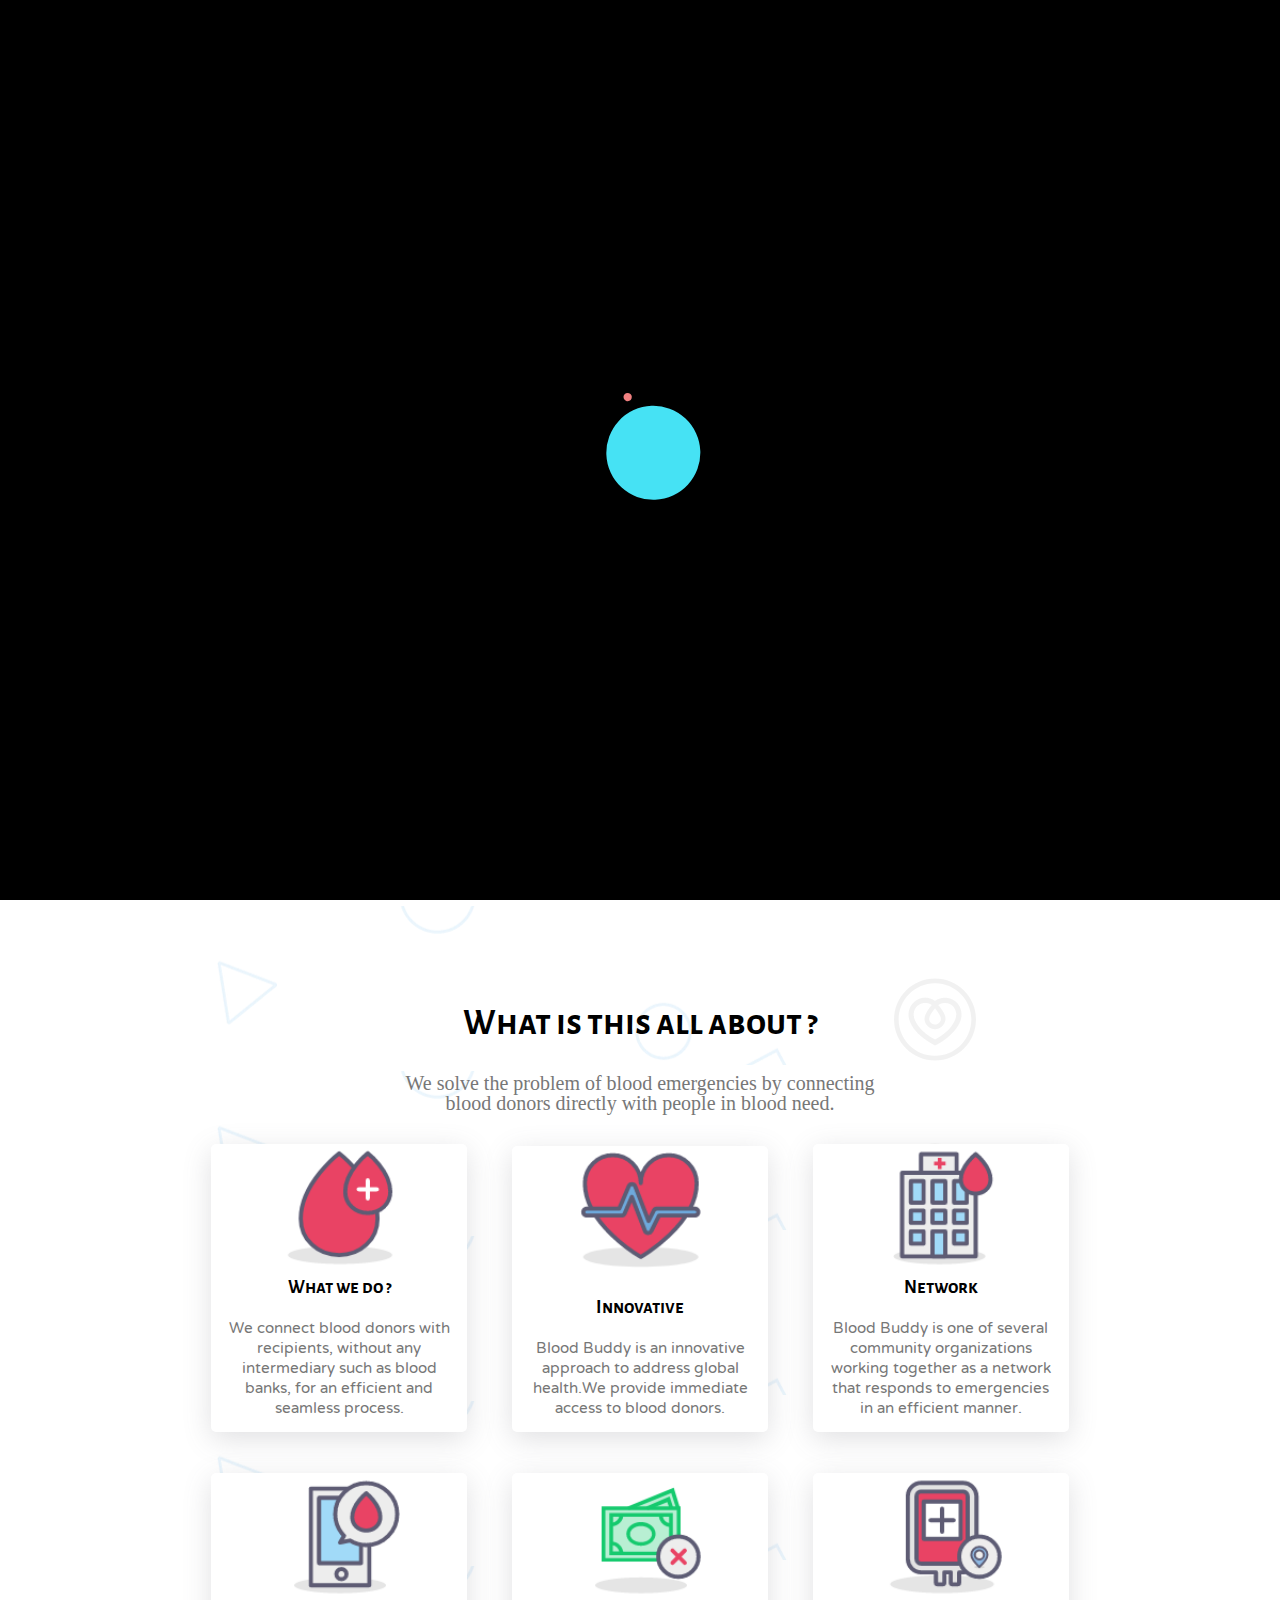
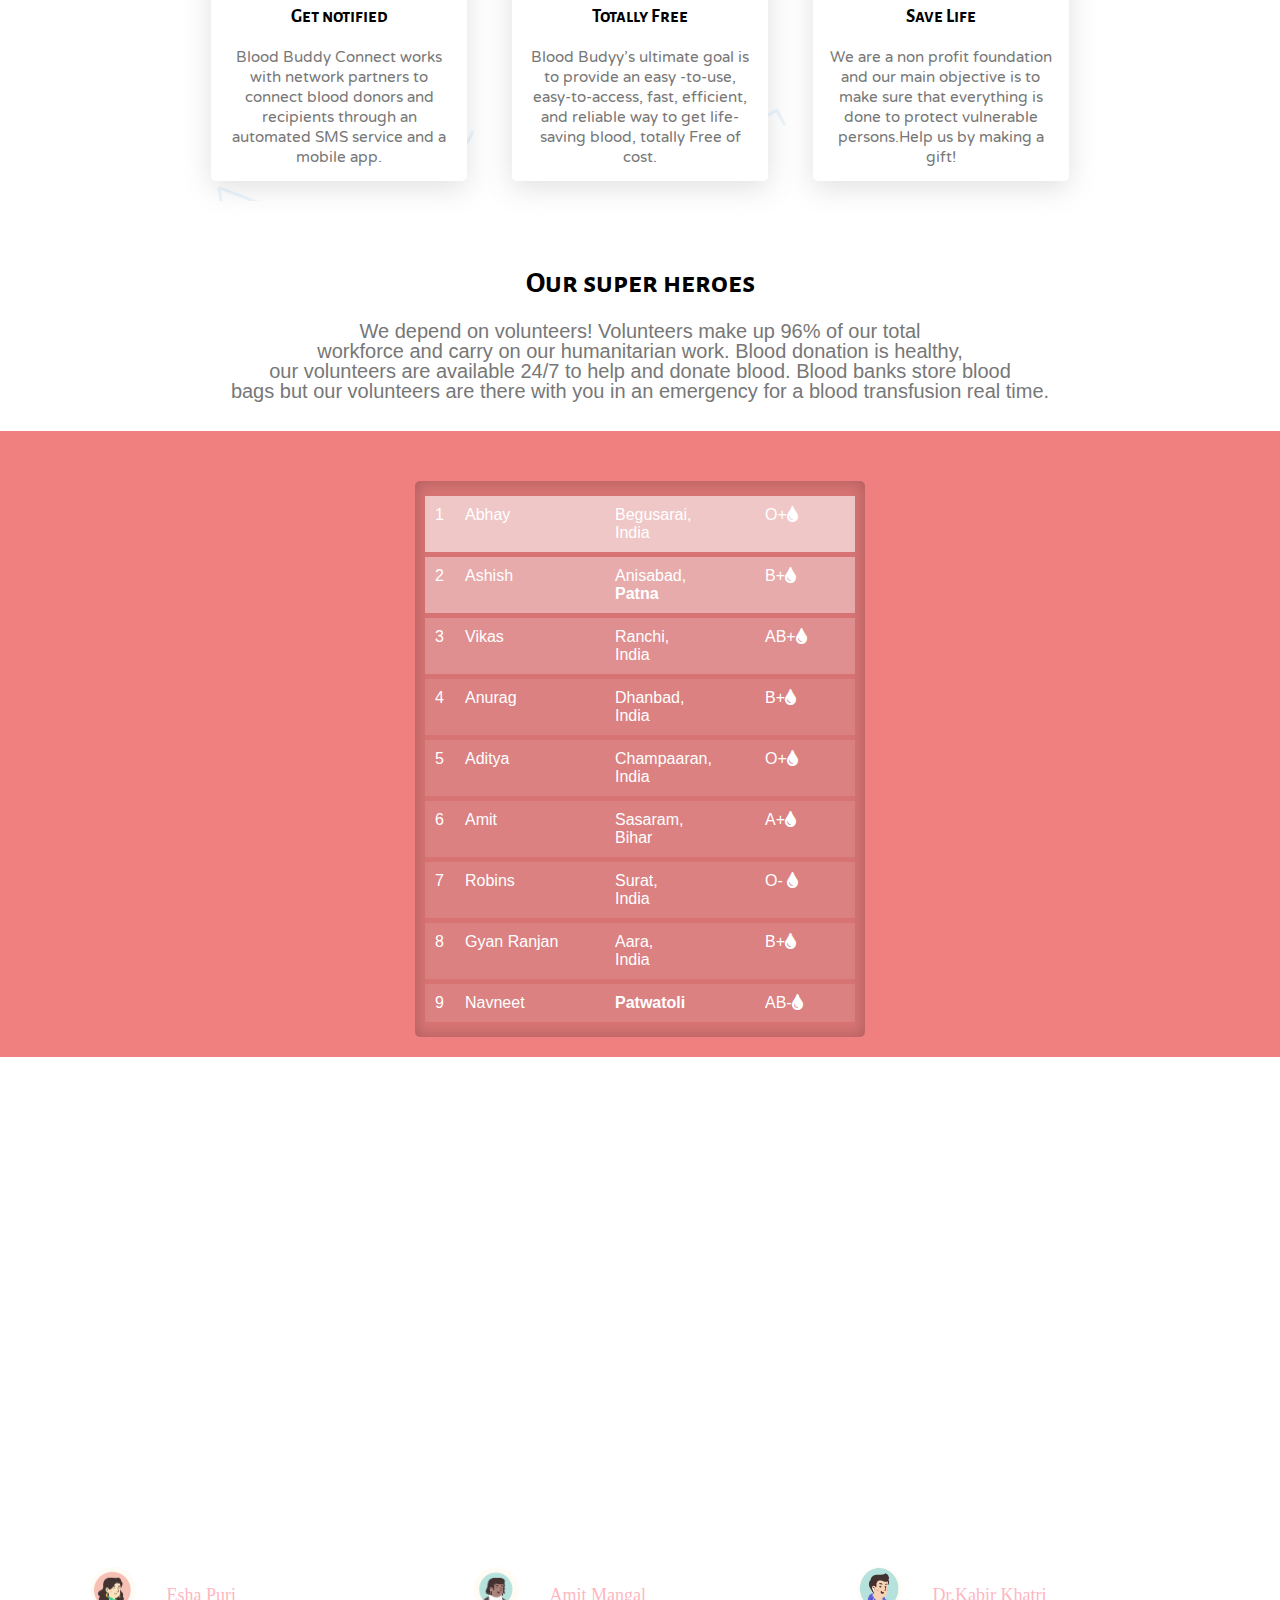
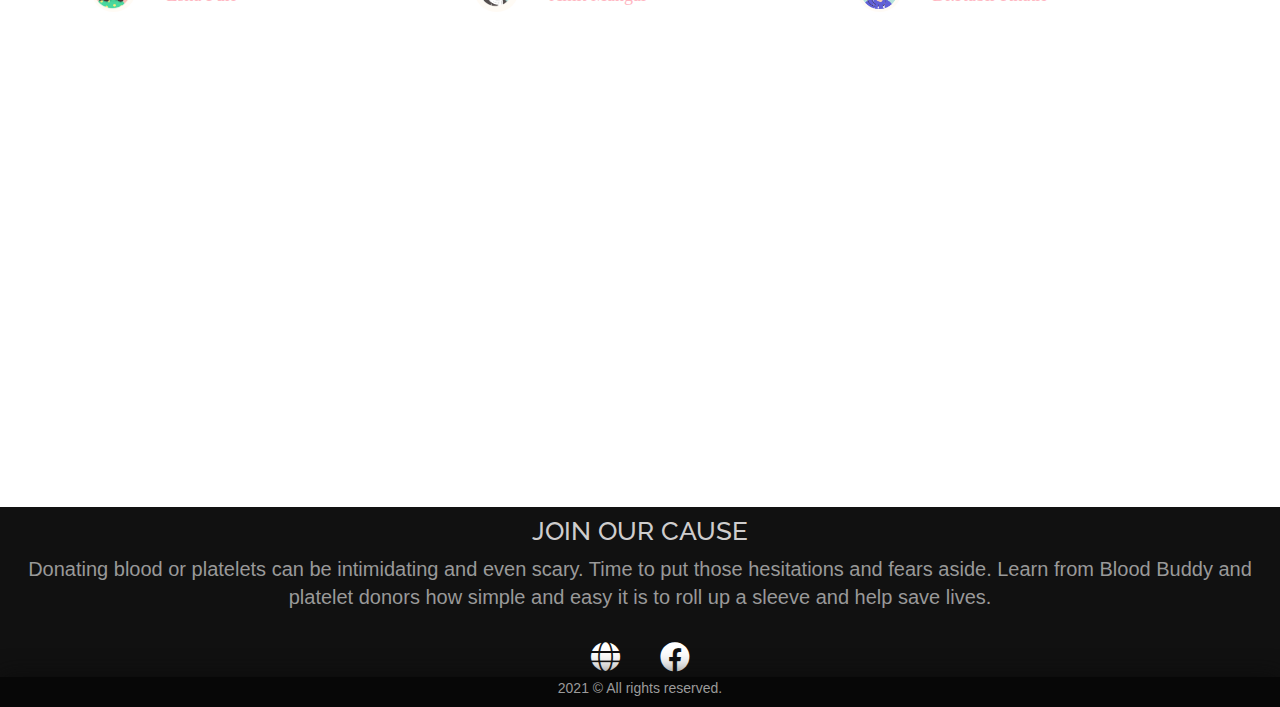
<file: index.html>
<!DOCTYPE html>
<html lang="en">

<head>
    <meta charset="UTF-8">
    <meta http-equiv="X-UA-Compatible" content="IE=edge">
    <meta name="viewport" content="width=device-width, initial-scale=1.0">
    <link rel="icon" href='./Images/bb_logo(white).png' type="image/png">
    <link rel="stylesheet" href='index.css'>
    <link rel="stylesheet" href='https://fontawesome.com/v4.7.0/icon/bars'>
    <link rel="stylesheet" href="https://cdnjs.cloudflare.com/ajax/libs/font-awesome/5.15.3/css/all.min.css" />
    <script src="https://cdn.jsdelivr.net/npm/bootstrap@5.1.3/dist/js/bootstrap.bundle.min.js"></script>
    <script src="https://ajax.googleapis.com/ajax/libs/jquery/3.5.1/jquery.min.js"></script>
</head>
<title>BLOOD BUDDY</title>
<div class="preloader">
    <img src="pre-loader.svg" alt="spinner">
</div>

<body>
    <!--Scroll to top button-->
    <button onclick="topFunction()" id="myBtn" class="fas fa-arrow-up"></button>
    <!-- Home Page -->
    <header>
        <!--<video autoplay muted loop plays-inline id="homevideo"> 
            <source src="./video/homevideo1.mp4" type="video/mp4">
        </video> -->
        <div id="logo"> <a href="index.html"><img src="./Images/bb_logo(white).png"></a>
        </div>
        <div id="nav">
            <div class="header-list" id="headerl">
                <i class="fa fa-times" onclick="hideMenu()"></i>
                <ul>
                    <li><a class="scroll" href="#about-us">About Us</a></li>
                    <li><a class="scroll" href="#vol-sect">Volunteer</a></li>
                    <li><a href="donate.html" >Donate</a></li>
                    <li><a href="help.html" >Get Help</a></li>
                </ul>
            </div>
            <i class="fa fa-bars" onclick="showMenu()"></i>
        </div>
        <div class="text-box">
            <h1> Start </h1>
            <h1>Saving Lives </h1>
            <p>Become a donor or request for blood And help save lives</p>
            <div class="card card1" style="width: 18rem;">
                <ul class="list-group list-group-flush">
                  <h2>Upcoming Blood Camps</h2>
                  <br>
                  <li>22nd Nov...Ruby General Hospital  from 12pm Onwards</li>
                  <li>23rd Nov...Fortis Hospital from 11pm Onwards</li>
                </ul>
              </div>
              <a href='Register.html' class="hero-btn" >Register</a>
        </div>
    </header>

    <!--ABOUT US -->

    <main>
        <section id="about-us">
            <div class="about">
                <h1 class="heading">What is this all about ?</h1> <br>
                <p class="head-des" class="text">We solve the problem of blood emergencies by connecting <span
                        class="one-line"><br></span> blood donors directly with people in blood need. </p>
                <div class="row">
                    <div class="about-col">
                        <div class="image">
                            <img src="./Images/drop.png">
                        </div>
                        <h3>What we do ?</h3>
                        <p>We connect blood donors with recipients, without any intermediary such as blood banks, for an
                            efficient and seamless process.</p>
                    </div>
                    <div class="about-col">
                        <div class="image">
                            <img src="./Images/innovation.png">
                        </div>
                        <br>
                        <h3>Innovative</h3>
                        <p>Blood Buddy is an innovative approach to address global health.We provide <span>immediate
                                access</span> to blood donors.</p>
                    </div>
                    <div class="about-col">
                        <div class="image">
                            <img src="./Images/netwotk.png">
                        </div>
                        <h3>Network</h3>
                        <p>Blood Buddy is one of several community organizations working together as a network that
                            responds to emergencies in an efficient manner.</p>
                    </div>
                    <div class="about-col">
                        <div class="image">
                            <img src="./Images/noti.png">
                        </div>
                        <h3>Get notified</h3>
                        <p>Blood Buddy Connect works with network partners to connect blood donors and recipients
                            through an automated SMS service and a mobile app.</p>
                    </div>
                    <div class="about-col">
                        <div class="image">
                            <img src="./Images/cost.png">
                        </div>
                        <h3>Totally Free</h3>
                        <p>Blood Budyy's ultimate goal is to provide an easy -to-use, easy-to-access, fast, efficient,
                            and reliable way to get life-saving blood, totally <span>Free of cost.</span></p>
                    </div>
                    <div class="about-col">
                        <div class="image">
                            <img src="./Images/save.png">
                        </div>
                        <h3>Save Life</h3>
                        <p>We are a non profit foundation and our main objective is to make sure that everything is done
                            to protect vulnerable persons.<span>Help
                                us by making a gift!</span></p>
                    </div>
                </div>
            </div>
        </section>
    </main>

    <!-- Volunteer Section -->

    <div class="volunteer" section id="vol-sect">
        <div class="title-head">
            <h1 class="title">Our super heroes </h1>
        </div>
        <p class="content">We depend on volunteers! Volunteers make up 96% of our total<span class="line"><br></span>
            workforce and carry on our humanitarian work. Blood donation is healthy,<span class="line"><br></span> our
            volunteers are available 24/7 to help and donate
            blood. Blood banks store blood<span class="line"><br></span> bags but our volunteers are there with you in
            an emergency for a blood transfusion real time.</p>
        <ul class="volunt">
            <li class="vol">
                <span class=" vol-i number">1 </span>
                <span class=" vol-i name">Abhay</span>
                <span class=" vol-i location">Begusarai,<br>India</span>
                <span class=" vol-i blood group">O+<i class="fa fa-tint" aria-hidden="true"></i>
                </span>
            </li>
            <li class="vol">
                <span class=" vol-i number">2</span>
                <span class=" vol-i name">Ashish</span>
                <span class=" vol-i location">Anisabad,<br><h4>Patna</h4></span>
                <span class=" vol-i blood group">B+<i class="fa fa-tint" aria-hidden="true"></i>
                </span>
            </li>
            <li class="vol">
                <span class=" vol-i number">3</span>
                <span class=" vol-i name">Vikas</span>
                <span class=" vol-i location">Ranchi,<br>India</span>
                <span class=" vol-i blood group">AB+<i class="fa fa-tint" aria-hidden="true"></i>
                </span>
            </li>
            <li class="vol">
                <span class=" vol-i number">4</span>
                <span class=" vol-i name">Anurag</span>
                <span class=" vol-i location">Dhanbad,<br>India</span>
                <span class=" vol-i blood group">B+<i class="fa fa-tint" aria-hidden="true"></i>
                </span>
            </li>

            <li class="vol">
                <span class=" vol-i number">5</span>
                <span class=" vol-i name">Aditya</span>
                <span class=" vol-i location">Champaaran,<br>India</span>
                <span class=" vol-i blood group"> O+<i class="fa fa-tint" aria-hidden="true"></i>
                </span>
            </li>

            <li class="vol">
                <span class=" vol-i number">6</span>
                <span class=" vol-i name">Amit</span>
                <span class=" vol-i location">Sasaram,<br>Bihar</span>
                <span class=" vol-i blood group"> A+<i class="fa fa-tint" aria-hidden="true"></i>
                </span>
            </li>

            <li class="vol">
                <span class=" vol-i number">7</span>
                <span class=" vol-i name">Robins</span>
                <span class=" vol-i location">Surat,<br>India</span>
                <span class=" vol-i blood group">O- <i class="fa fa-tint" aria-hidden="true"></i>
                </span>
            </li>

            <li class="vol">
                <span class=" vol-i number">8</span>
                <span class=" vol-i name">Gyan Ranjan</span>
                <span class=" vol-i location">Aara,<br>India</span>
                <span class=" vol-i blood group">B+<i class="fa fa-tint" aria-hidden="true"></i>
                </span>
            </li>

            <li class="vol">
                <span class=" vol-i number">9</span>
                <span class=" vol-i name">Navneet</span>
                <span class=" vol-i location"><h4>Patwatoli</h4></span>
                <span class=" vol-i blood group">AB-<i class="fa fa-tint" aria-hidden="true"></i>
                </span>
            </li>



        </ul>
    </div>
    <!--REVIEW-->
    <section class="customer-review">
        <div class="row-customer">
            <h2>Testimonials<br>See what our users have to say</h2>
        </div>
        <div class="row-customer">
            <div class="col-customer span-1-of-3-customer customer-box">
                <div class="customer-text-box">
                    Blood Buddy is just awesome! I just donated for the first time and it could not have been
                    easier.Blood Buddy is doing a very important work and I'm happy that I could contribute . It's
                    hygienic,safe and convenient, I recommend it to everyone!
                </div>
                <div class="customer">
                    <img src="Images/review-3.PNG" alt="Customer photo">
                    <p>Esha Puri </p>
                </div>
            </div>

            <div class="col-customer span-1-of-3-customer customer-box">
                <div class="customer-text-box">
                    I found Blood Buddy at a time that my mother was in urgent need of blood. Blood Buddy arranged the
                    required amount in no time. It saved us a lot of hassle and worry especially in such a trying
                    time.<br> Thank you Blood Buddy!
                </div>
                <div class="customer">
                    <img src="Images/review-2.PNG" alt="Customer photo">
                    <p>Amit Mangal</p>
                </div>
            </div>
            <div class="col-customer span-1-of-3-customer customer-box">
                <div class="customer-text-box">
                    I have been a part of this organization for quite some time and each time I'm amazed by the seamless
                    and efficient system in place.The importance of timely care especially in the recent times is known
                    and having Blood Buddy takes a load off my mind.
                </div>
                <div class="customer">
                    <img src="Images/review-1.PNG" alt="Customer photo">
                    <p>Dr.Kabir Khatri</p>
                </div>
            </div>
        </div>
    </section>

    <!--FOOTER-->

    <footer>
        <div class="siteFooterBar">
            <div class="content1">
                <div class="foot">2021 © All rights reserved.</div>
            </div>
        </div>
        <div class="footer-content">
            <h3>JOIN OUR CAUSE</h3>
            <p>Donating blood or platelets can be intimidating and even scary. Time to put those hesitations
                and
                fears
                aside. Learn from Blood Buddy and platelet donors how simple and easy it is to roll up a
                sleeve
                and help
                save lives.</p>
            <div class="socials">
                <ul class="sci">
                    <li><a href="https://www.facebook.com/givebloodnhs/" ><i
                                class="fab fa-facebook"></i></a>
                    </li>
                    <li><a href="http://nbtc.naco.gov.in/" ><i class="fas fa-globe"></i></a>
                    </li>
                </ul>
            </div>
        </div>


    </footer>
    <!--Javascript for pre-loader-->

    <script>
        const preloader = document.querySelector('.preloader');
        const fadeEffect = setInterval(() => {
            if (!preloader.style.opacity) {
                preloader.style.opacity = 1;
            }
            if (preloader.style.opacity > 0) {
                preloader.style.opacity -= 1.5;
            } else {
                clearInterval(fadeEffect);
            }
        }, 1500);
        window.addEventListener('load', fadeEffect);
    </script>
    <!--js for scroll to top-->
    <script src="up.js"></script>

    <!--JAVASCRIPT FOR TOGGLE MENU -->
    <script>
        var headerl = document.getElementById("headerl");

        function showMenu() {
            headerl.style.right = "0";
        }

        function hideMenu() {
            headerl.style.right = "-210px";
        }
    </script>


    <!--js for scroll effects-->
    <script src="scroll.js"></script>

</body>

</html>
</file>
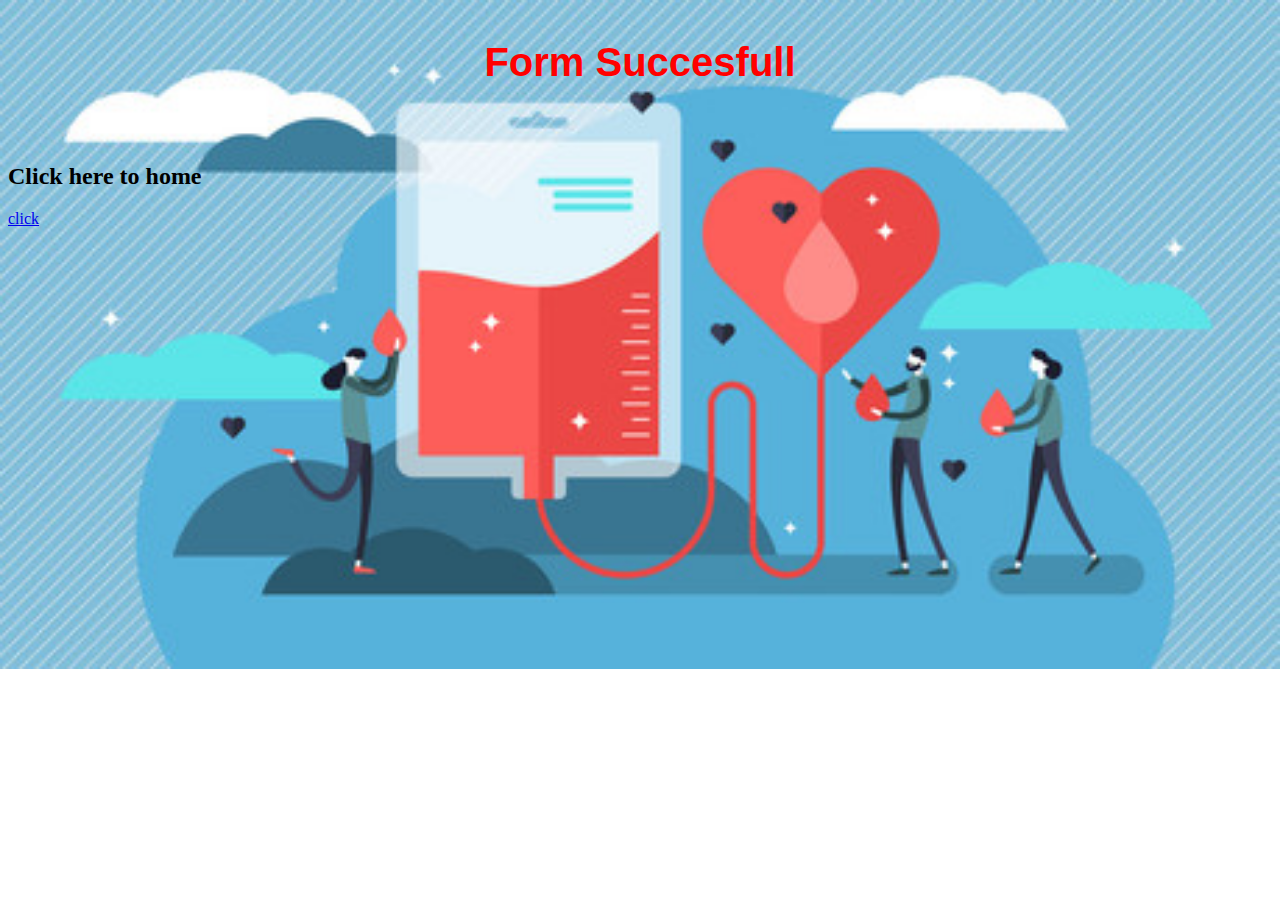
<file: donar.html>
<!DOCTYPE html>
<html>
<head>
	<meta charset="utf-8">
	<meta name="viewport" content="width=device-width, initial-scale=1">
	<title>Form_Succesfull</title>
	<style>
body {
  background-image: url('help.jpg');
  background-repeat: no-repeat;
  background-size: cover;
}
 #blink {
            font-size: 40px;
            font-weight: bold;
            font-family: sans-serif;
        }
  p{
  	color: red;
  	text-align: center;
  }

</style>

</head>
<body>

	<p id="blink">
        Form Succesfull
    </p>
		<br>
	<h2>Click here to home </h2>
	<a href="index.html">click</a>

    <script type="text/javascript">
        var blink = 
            document.getElementById('blink');
  
        setInterval(function () {
            blink.style.opacity = 
            (blink.style.opacity == 0 ? 1 : 0);
        }, 800); 
    </script>



</body>
</html>
</file>
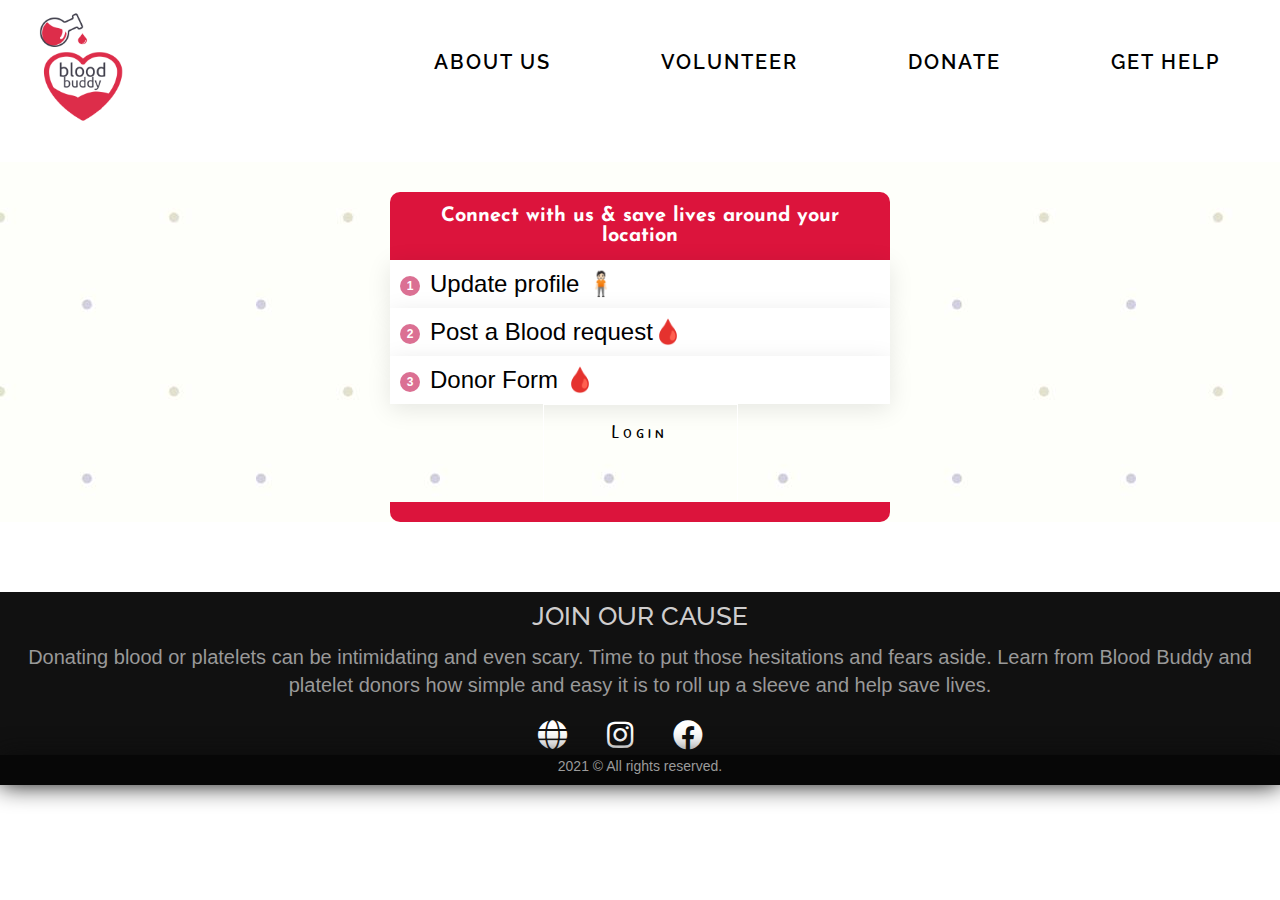
<file: donate.html>
<!DOCTYPE html>
<html lang="en">

<head>
    <meta charset="UTF-8">
    <meta http-equiv="X-UA-Compatible" content="IE=edge">
    <meta name="viewport" content="width=device-width, initial-scale=1.0">
    <link rel="stylesheet" href='donate.css'>
    <link rel="icon" href='./Images/bb_logo(black).png' type="image/png">
    <link rel="stylesheet" href="https://cdnjs.cloudflare.com/ajax/libs/font-awesome/5.15.3/css/all.min.css" />
</head>
<title>Connect with us & save lives around your location  </title>

<body>
    <header>
        <nav>
            <div class="header-logo"><img src="./Images/bb_logo(black).png"></div>
            <div class="header-list">
                <ul>
                    <li><a href="help.html" > Get Help</a></li>
                    <li><a href="donate.html">Donate</a></li>
                    <li><a href="index.html#vol-sect" >Volunteer</a></li>
                    <li><a href="index.html#about-us" >About Us</a></li>
                </ul>
            </div>
        </nav>
    </header>

    <main>
        <div class="box">
            <h2>Connect with us & save lives
                around your location </h2>
            <ul class="des">
                <li class="steps"><span>1</span><a href="profile.html" style="text-decoration: none;color: inherit;">Update profile</a> 🧍🏻</li>
                <li class="steps"><span>2</span><a href="Blood_request_form.html" style="text-decoration: none;color: inherit" >Post a Blood request</a>🩸 </li>
                <!-- <li class="steps"><span>3</span> Respond ✅ </li> -->
                <li class="steps"><span>3</span><a href="Blood_Donation_Form.html"  style="text-decoration: none;color: inherit" >Donor Form</a> 🩸 </li>
            </ul>

            <div class="text-box">
                <a href="Register.html" class="hero-btn" >Login</a>
            </div>
        </div>


    </main>



    <footer>
        <div class="siteFooterBar">
            <div class="content1">
                <div class="foot">2021 © All rights reserved.</div>
            </div>
        </div>
        <div class="footer-content">
            <h3>JOIN OUR CAUSE</h3>
            <p>Donating blood or platelets can be intimidating and even scary. Time to put those hesitations and fears aside. Learn from Blood Buddy and platelet donors how simple and easy it is to roll up a sleeve and help save lives.</p>
            <div class="socials">
                <ul class="sci">
                    <li><a href="https://www.facebook.com/givebloodnhs/" ><i
                                class="fab fa-facebook"></i></a></li>
                    <li><a href="https://www.instagram.com/indiablooddonation/?hl=en" ><i
                                class="fab fa-instagram"></i></a></li>
                    <li><a href="http://nbtc.naco.gov.in/" ><i class="fas fa-globe"></i></a></li>
                </ul>
            </div>
        </div>


    </footer>
    


</body>
</file>
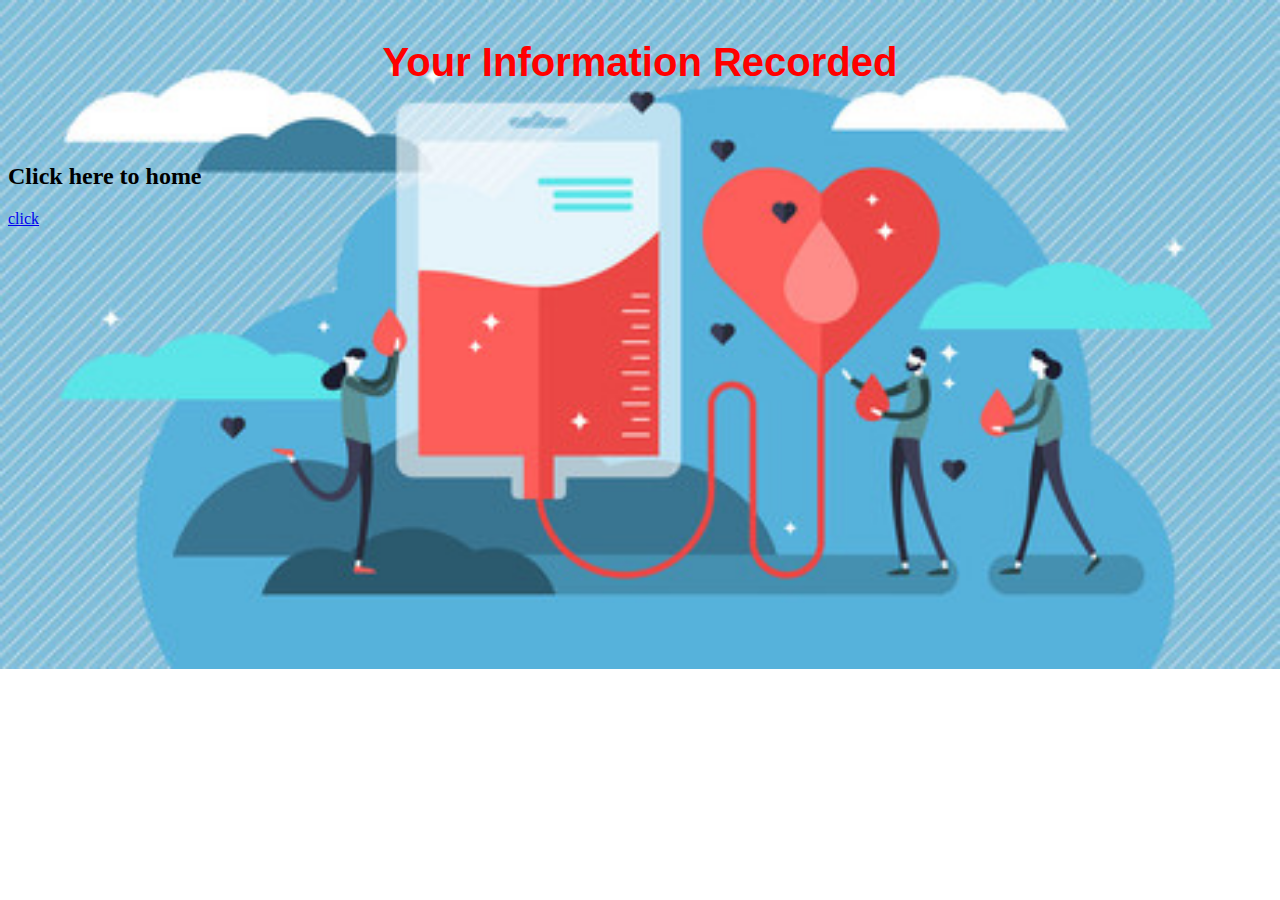
<file: helpline.html>
<!DOCTYPE html>
<html>
<head>
	<meta charset="utf-8">
	<meta name="viewport" content="width=device-width, initial-scale=1">
	<title>Help_Form_Succesfull</title>
	<style>
body {
  background-image: url('help.jpg');
  background-repeat: no-repeat;
  background-size: cover;
}
 #blink {
            font-size: 40px;
            font-weight: bold;
            font-family: sans-serif;
        }
  p{
  	color: red;
  	text-align: center;
  }

</style>

</head>
<body>

	<p id="blink">
         Your Information Recorded
    </p>
		<br>
	<h2>Click here to home </h2>
	<a href="index.html">click</a>

    <script type="text/javascript">
        var blink = 
            document.getElementById('blink');
  
        setInterval(function () {
            blink.style.opacity = 
            (blink.style.opacity == 0 ? 1 : 0);
        }, 800); 
    </script>



</body>
</html>
</file>
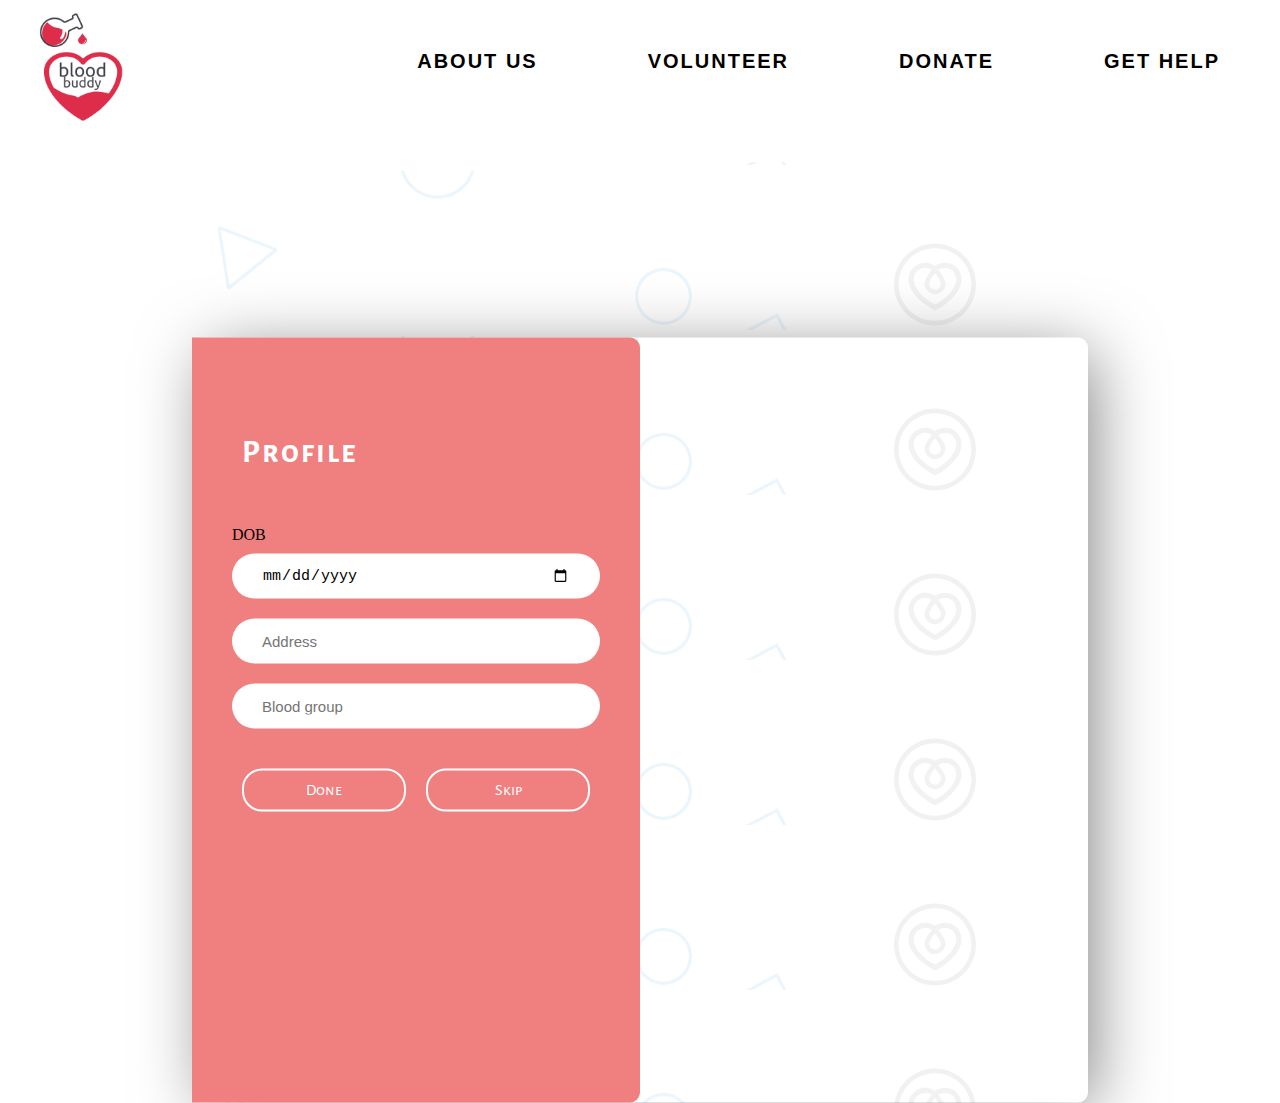
<file: profile.html>
<!DOCTYPE html>
<html lang="en">
<head>
    <meta charset="UTF-8">
    <meta http-equiv="X-UA-Compatible" content="IE=edge">
    <meta name="viewport" content="width=device-width, initial-scale=1.0">
    <link rel="stylesheet" href='Register.css'>
    <link rel="icon" href='./Images/bb_logo(black).png' type="image/png">
    <link rel="stylesheet" href="https://cdnjs.cloudflare.com/ajax/libs/font-awesome/5.15.3/css/all.min.css"/>
</head>
<title>Profile</title>
<body>
<header>
    <nav>
    <div class="header-logo"><img src="./Images/bb_logo(black).png"></div>
    <div class="header-list">
        <ul>
            <li><a href="help.html">Get Help</li></a>
            <li><a href="donate.html">Donate</li></a>
            <li><a href="index.html#vol-sect">Volunteer</li></a>
            <li><a href="index.html#about-us">About Us</a></li>
            </ul>
    </div>
    </nav>
</header>

<div class="inner">
    <!-- <div class="photo">
        <img src="./Images/regphoto.png">
    </div> -->
    <div class="user-form">
        <h1>Profile</h1>
        <form action="profile.php" method="post">
            <!-- Enter date of birth -->
            <label for="date">DOB</label>
            <input type="date" placeholder="Date of Birth" name="date">
            <br>
            <label for="Address"></label>
            <input type="text" placeholder="Address" name="Address">        
            <br>                            
            <label for="bloodgroup"></label>
            <input type="text" placeholder="Blood group" name="bloodgroup"> 
            <div class="safety" style="font-family: sans-serif; font-size: 20px;">
            </div>
            <div class="action-btn">
                <button class="btn primary"><a href="updation.html" style="text-decoration: none ;color:inherit;">Done</a></button>
                <button class="btn"><a href="profile.html" style="text-decoration: none ;color:inherit;">Skip</a></button>
            </div>
        </form>
    </div>
</div>
<script src="./Register.js"></script>
</body>
</html>
</file>
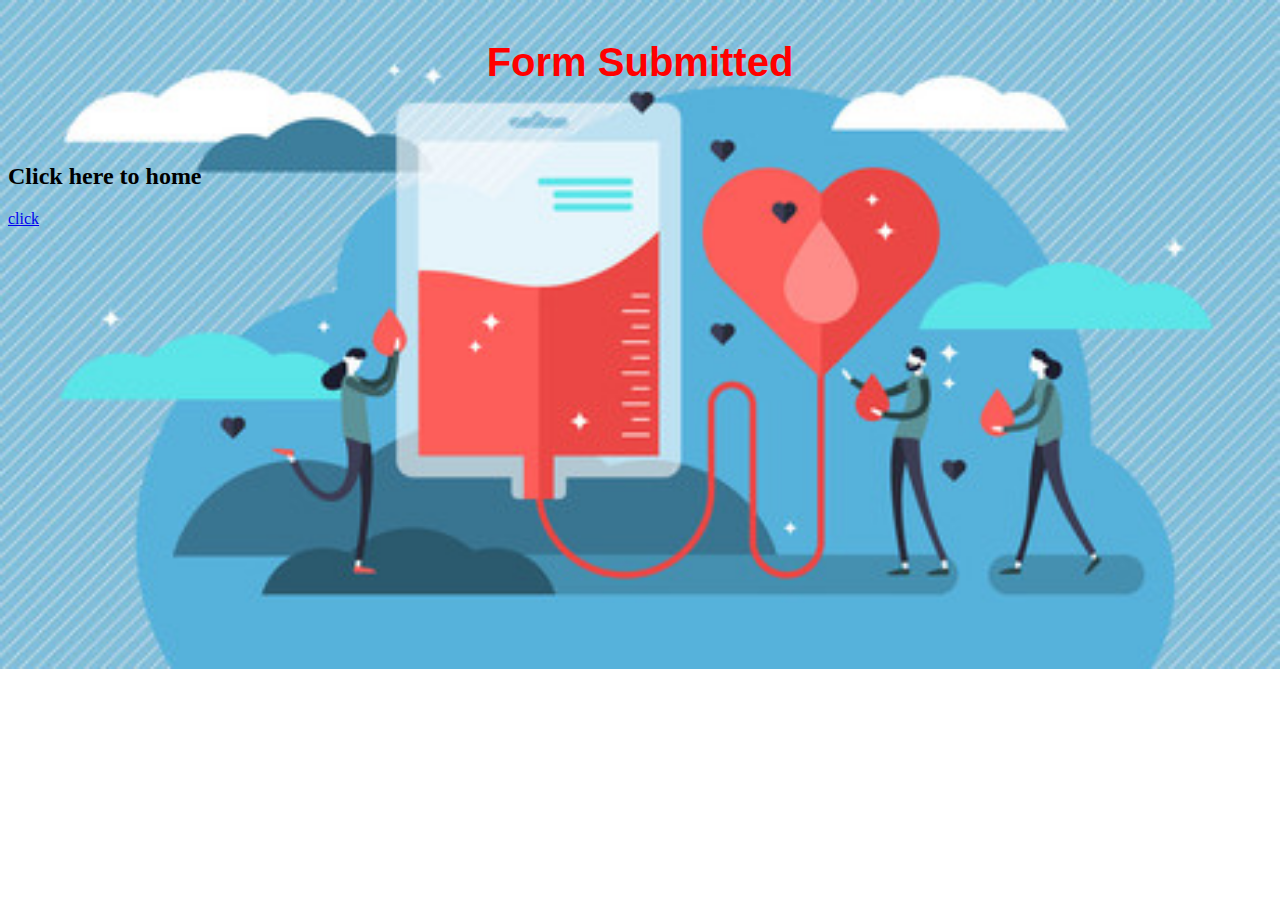
<file: receiver.html>
<!DOCTYPE html>
<html>
<head>
	<meta charset="utf-8">
	<meta name="viewport" content="width=device-width, initial-scale=1">
	<title>Updation_Succesfull</title>
	<style>
body {
  background-image: url('help.jpg');
  background-repeat: no-repeat;
  background-size: cover;
}
 #blink {
            font-size: 40px;
            font-weight: bold;
            font-family: sans-serif;
        }
  p{
  	color: red;
  	text-align: center;
  }

</style>

</head>
<body>

	<p id="blink">
        Form Submitted
    </p>
		<br>
	<h2>Click here to home </h2>
	<a href="index.html">click</a>

    <script type="text/javascript">
        var blink = 
            document.getElementById('blink');
  
        setInterval(function () {
            blink.style.opacity = 
            (blink.style.opacity == 0 ? 1 : 0);
        }, 800); 
    </script>



</body>
</html>
</file>
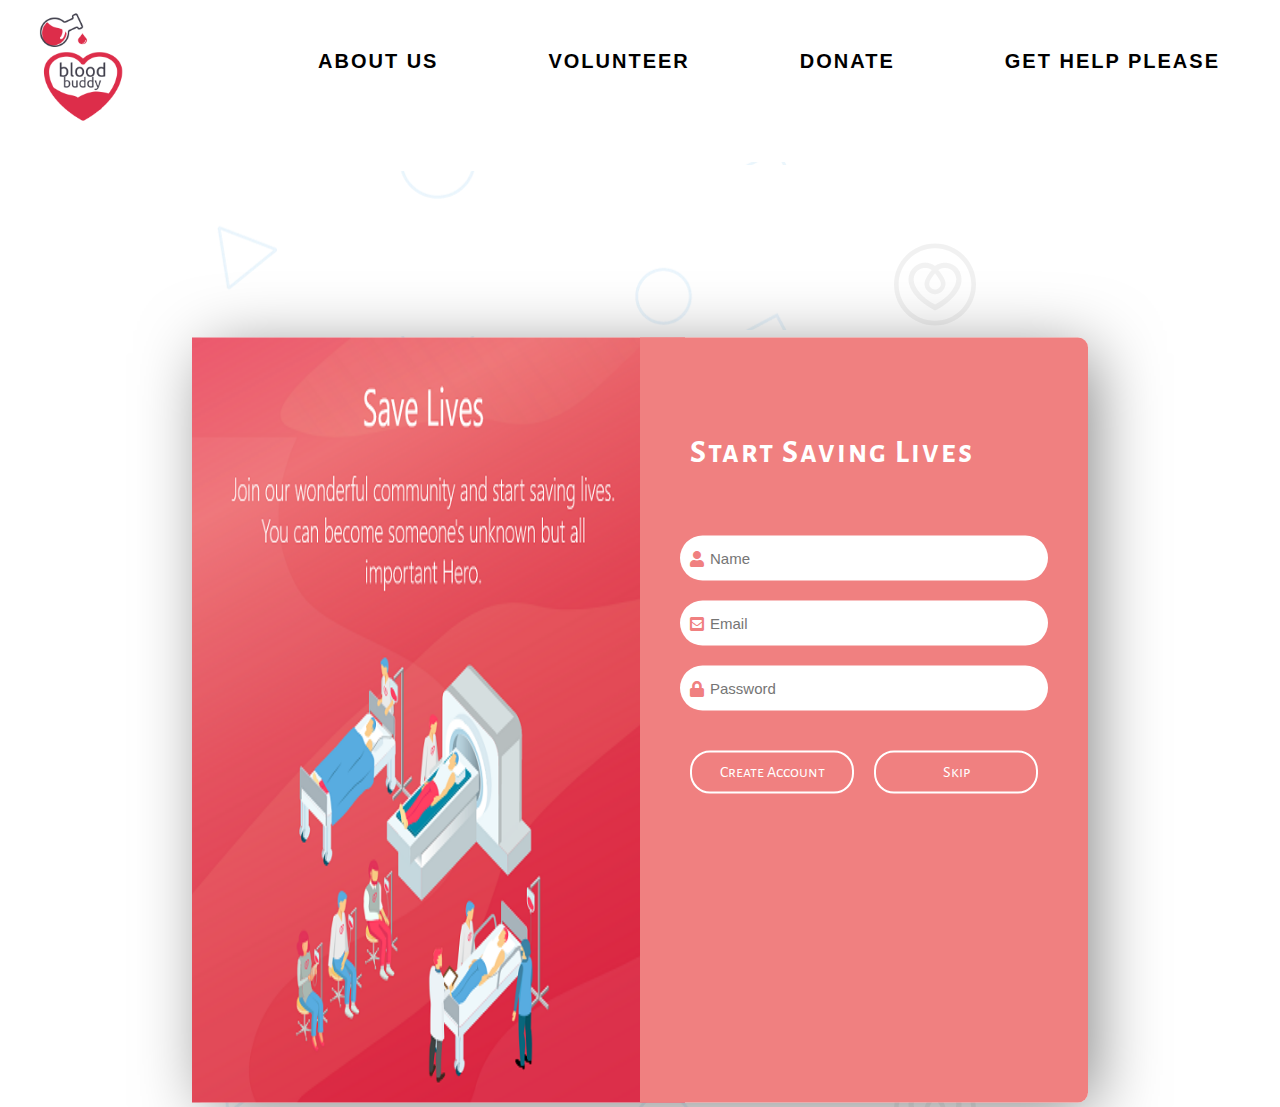
<file: Register.html>
<!DOCTYPE html>
<html lang="en">
<head>
    <meta charset="UTF-8">
    <meta http-equiv="X-UA-Compatible" content="IE=edge">
    <meta name="viewport" content="width=device-width, initial-scale=1.0">
    <link rel="stylesheet" href='Register.css'>
    <link rel="icon" href='./Images/bb_logo(black).png' type="image/png">
    <link rel="stylesheet" href="https://cdnjs.cloudflare.com/ajax/libs/font-awesome/5.15.3/css/all.min.css"/>
</head>
<title>Start Saving Lives </title>
<body>
<header>
    <nav>
    <div class="header-logo"><img src="./Images/bb_logo(black).png"></div>
    <div class="header-list">
        <ul>
            <li><a href="help.html">Get Help please</li></a>
            <li><a href="donate.html">Donate</li></a>
            <li><a href="index.html#vol-sect">Volunteer</li></a>
            <li><a href="index.html#about-us">About Us</a></li>
            </ul>
    </div>
    </nav>
</header>

<div class="inner">
    <div class="photo">
        <img src="./Images/regphoto.png">
    </div>
    <div class="user-form">
        <h1>Start Saving Lives</h1>
        <form action="register.php" method="post">
            <i class="fas fa-user icon"></i>
            <label for="Name"></label>
            <input type="text" placeholder="Name" name="Name">
            <br>
            <i class="fas fa-envelope-square"></i>
            <label for="Email"></label>
            <input type="email" placeholder="Email" name="Email">
            <br>
            <i class="fas fa-lock"></i>
            <label for="Password"></label>
            <input type="password" placeholder="Password" id="password_data" name="Password">
            <div class="safety" style="font-family: sans-serif; font-size: 20px;">
                <!-- Enter Password -->
            </div>
            <div class="action-btn">
                <button class="btn primary"><a href="http://localhost/Blood-Buddy/Blood-Buddy/Registration.html" style="text-decoration: none ;color:inherit;">Create Account</a></button>
                <button class="btn "><a href="http://localhost/Blood-Buddy/Blood-Buddy/register.html" style="text-decoration: none ;color:inherit;">Skip</a></button>
            </div>
        </form>
    </div>
</div>
<script src="./Register.js"></script>
</body>
</html>
</file>
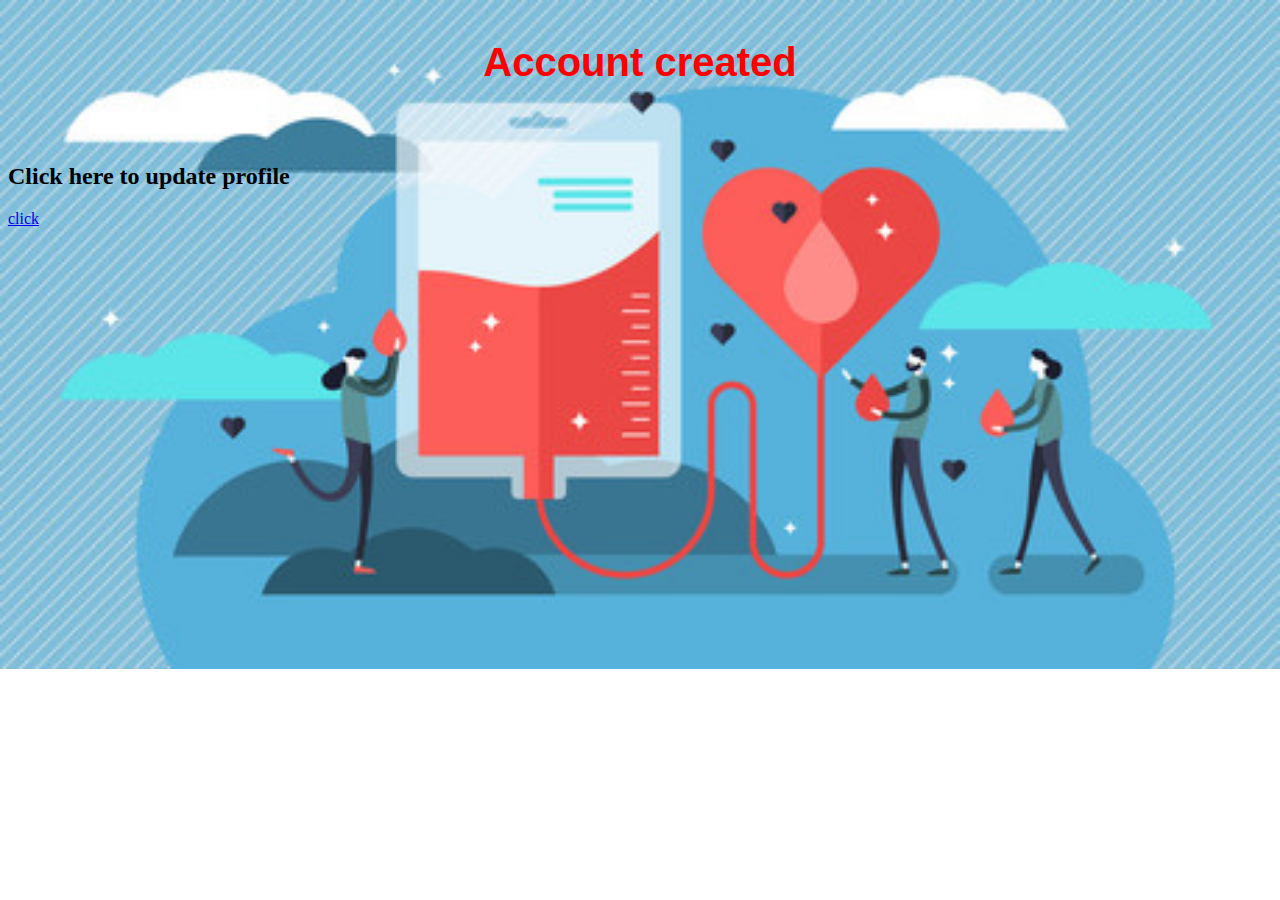
<file: Registration.html>
<!DOCTYPE html>
<html>
<head>
	<meta charset="utf-8">
	<meta name="viewport" content="width=device-width, initial-scale=1">
	<title>Registration_Succesfull</title>
	<style>
body {
  background-image: url('help.jpg');
  background-repeat: no-repeat;
  background-size: cover;
}
 #blink {
            font-size: 40px;
            font-weight: bold;
            font-family: sans-serif;
        }
  p{
  	color: red;
  	text-align: center;
  }

</style>

</head>
<body>

	<p id="blink">
        Account created
    </p>
		<br>
	<h2>Click here to update profile </h2>
	<a href="donate.html">click</a>

    <script type="text/javascript">
        var blink = 
            document.getElementById('blink');
  
        setInterval(function () {
            blink.style.opacity = 
            (blink.style.opacity == 0 ? 1 : 0);
        }, 800); 
    </script>



</body>
</html>
</file>
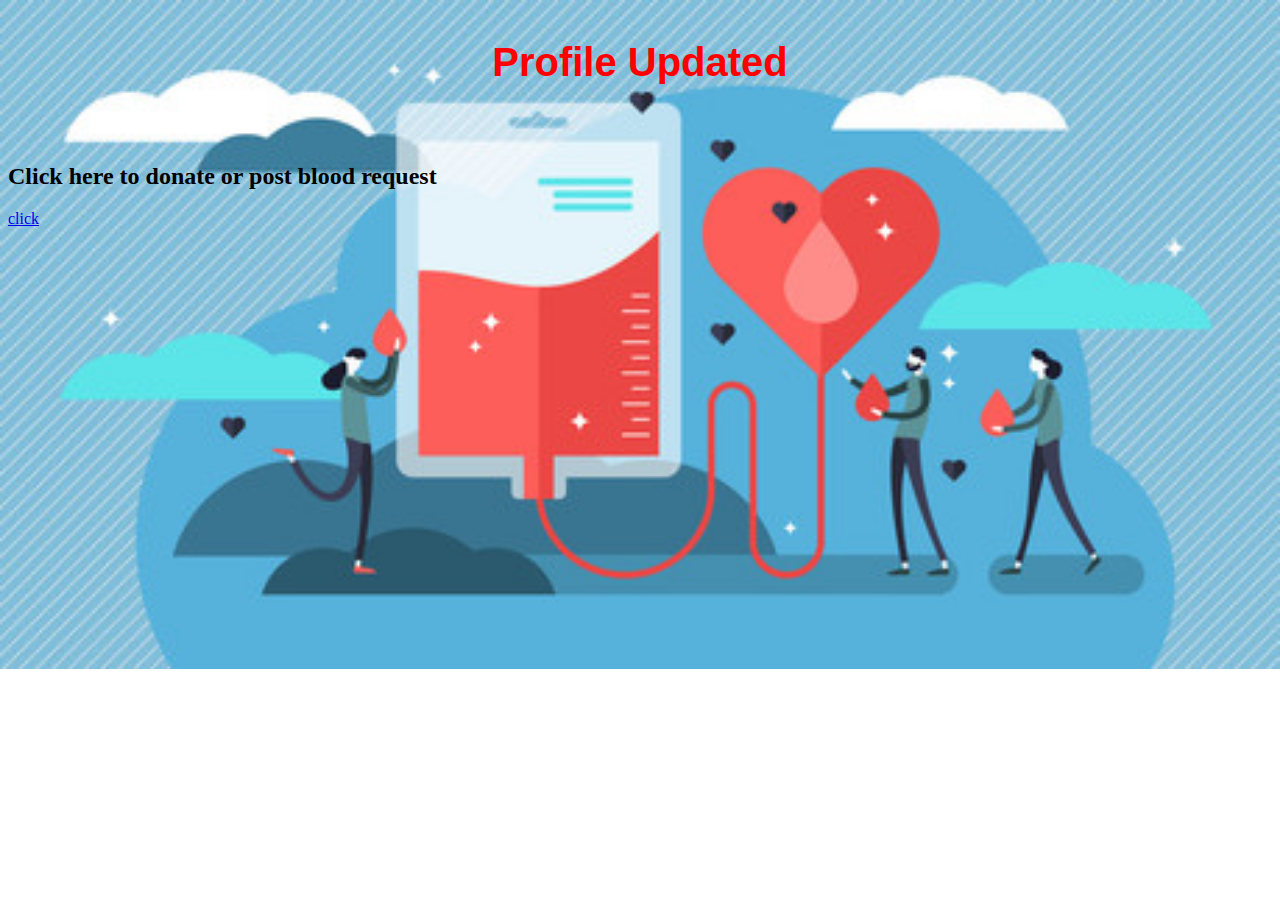
<file: updation.html>
<!DOCTYPE html>
<html>
<head>
	<meta charset="utf-8">
	<meta name="viewport" content="width=device-width, initial-scale=1">
	<title>Updation_Succesfull</title>
	<style>
body {
  background-image: url('help.jpg');
  background-repeat: no-repeat;
  background-size: cover;
}
 #blink {
            font-size: 40px;
            font-weight: bold;
            font-family: sans-serif;
        }
  p{
  	color: red;
  	text-align: center;
  }

</style>

</head>
<body>

	<p id="blink">
        Profile Updated
    </p>
		<br>
	<h2>Click here to donate or post blood request </h2>
	<a href="donate.html">click</a>

    <script type="text/javascript">
        var blink = 
            document.getElementById('blink');
  
        setInterval(function () {
            blink.style.opacity = 
            (blink.style.opacity == 0 ? 1 : 0);
        }, 800); 
    </script>



</body>
</html>
</file>
<file: index.css>
@import url("https://fonts.googleapis.com/css2?family=Fredoka+One&display=swap");
@import url("https://fonts.googleapis.com/css2?family=Neuton:ital@1&display=swap");
@import url("https://fonts.googleapis.com/css2?family=Patrick+Hand+SC&display=swap");
@import url("https://fonts.googleapis.com/css2?family=Alegreya+Sans+SC:wght@300&display=swap");
@import url("https://fonts.googleapis.com/css2?family=NTR&display=swap");
@import url("https://fonts.googleapis.com/css2?family=Raleway&display=swap");

* {
  margin: 0px;
}
.preloader {
  align-items: center;
  background: rgb(0, 0, 0);
  display: flex;
  height: 100vh;
  justify-content: center;
  left: 0;
  position: fixed;
  top: 0;
  transition: opacity 0.3s linear;
  width: 100%;
  z-index: 9999;
  pointer-events: none;
}

#homevideo {
  height: auto;
  width: 100%;
  align-items: center;
  justify-content: center;
  transition: 0.5s;
}

header {
  overflow: hidden;
  height: 100vh;
  width: 100%;
  background-size: cover;
  position: relative;
  background-attachment: fixed;
}

#logo {
  position: absolute;
  top: 9%;
  left: 5%;
  transform: translate(-50%, -50%);
  text-align: center;
  font-family: "Neuton", serif;
  line-height: 30px;
  margin-bottom: 10px;
}

#logo > a > img {
  width: 70%;
}

#nav {
  width: 90%;
  color: black;
  position: absolute;
  top: 10%;
  left: 50%;
  transform: translate(-50%, -50%);
  text-align: center;
  font-family: "Neuton", serif;
  line-height: 50px;
}

#nav img {
  width: 150px;
  padding-left: 20px;
  padding-top: 10px;
  top: 0%;
}

#nav .header-list {
  flex: 1;
  text-align: right;
}

.header-list ul li {
  list-style: none;
  display: inline-block;
  padding: 8px 15px;
  position: relative;
}

.header-list ul li a {
  color: black;
  font-size: 24px;
  text-decoration: none;
  font-family: "Fredoka One", cursive;
}

.header-list ul li::after {
  content: "";
  height: 2px;
  background: #cd5c5c;
  display: block;
  margin: auto;
  transition: 0.5s;
  width: 0%;
}

.header-list ul li:hover::after {
  width: 100%;
}

.text-box {
  width: 80%;
  color: black;
  position: absolute;
  top: 55%;
  left: 21%;
  transform: translate(-50%, -50%);
  text-align: center;
  font-family: "Neuton", serif;
  line-height: 50px;
}

.text-box h1 {
  font-size: 70px;
  font-family: "Neuton", serif;
  letter-spacing: 8px;
}

.text-box p {
  margin: 10px 0 40px;
  font-size: 26px;
  color: black;
}

.hero-btn {
  border-radius: 5px;
  display: inline-block;
  text-decoration: none;
  color: black;
  border: 2px solid black;
  border-radius: 5px 20px 5px;
  padding: 12px 30px;
  font-size: 35px;
  background: transparent;
  position: relative;
  cursor: pointer;
  width: 20vh;
  letter-spacing: 3px;
  height: 8vh;
  font-family: "Patrick Hand SC", cursive;
}

.hero-btn:hover {
  border: 1px solid #cd5c5c;
  background: #cd5c5c;
  transition: 1s;
  font-weight: 300;
}

#nav .fa {
  display: none;
}

@media only screen and (max-width: 800px) {
  #logo {
    visibility: collapse;
  }
  #homevideo {
    height: auto;
    width: 100%;
  }
  .text-box {
    height: auto;
    width: 50%;
    left: 50%;
    top: 62%;
  }
  .text-box h1 {
    font-size: 200%;
    padding-top: 32px;
  }
  .text-box p {
    font-size: 90%;
  }
  .hero-btn {
    border-radius: 5px;
    border: 2px solid black;
    border-radius: 5px 20px 5px;
    padding: 12px 30px;
    font-size: 200%;
    background: transparent;
    position: relative;
    cursor: pointer;
    width: 20vh;
    letter-spacing: 3px;
    height: 8vh;
  }

  .header-list ul li {
    display: block;
  }

  .header-list {
    position: absolute;
    background: #fa8072;
    height: 100vh;
    width: 200px;
    top: 0;
    right: -210px;
    text-align: left;
    z-index: 2;
    transition: 1s;
  }

  #nav .fa {
    display: block;
    color: #fff;
    float: right;
    margin: 10px;
    font-size: 22px;
    cursor: pointer;
    padding-bottom: 20px;
  }

  .header-list ul {
    padding: 30px;
  }
}

/*ABOUT*/

.about {
  width: 80%;
  margin: auto;
  text-align: center;
  padding-top: 8%;
}

h1 {
  font-size: 30px;
  font-weight: 600;
}

p {
  color: #777;
  font-size: 20px;
  font-weight: 300;
  padding: 10px;
  line-height: 20px;
}

.about-col {
  transition: transform 1s;
  width: 25%;
  display: inline-block;
  box-shadow: rgba(100, 100, 111, 0.2) 0px 7px 29px 0px;
  border-radius: 5px;
  position: relative;
  background: white;
  margin: 2%;
}

.about-col:hover {
  transform: scale(1.03, 1.03);
}

.image img {
  width: 50%;
  border-top-right-radius: 5px;
  border-top-left-radius: 5px;
}

.about h3 {
  font-family: "Alegreya Sans SC", sans-serif;
}

.about-col p {
  padding: 3px;
  text-align: center;
  padding-top: 10px;
  border-radius: 2.8rem;
  margin: 10px;
  z-index: -1;
  font-family: "NTR", sans-serif;
  font-size: 1.2rem;
}

.heading {
  font-size: 36px;
  font-weight: 600;
  font-family: "Alegreya Sans SC", sans-serif;
}

main {
  background: url(../Images/ug.png);
  z-index: -10;
}

@media screen and (max-width: 540px) {
  .about {
    width: 95%;
    margin: auto;
  }

  .about p {
    padding: 0px;
    margin: 2px;
    font-size: 16px;
  }

  .about-col {
    width: 27%;
  }
}

@media screen and (max-width: 360px) {
  .about {
    width: 95%;
    margin: auto;
  }

  .about p {
    padding: 0px;
    margin: 1.4px;
    font-size: 15px;
    letter-spacing: -0.01rem;
  }

  .about-col {
    width: 28%;
    border-radius: 4px;
    margin: 1.3%;
  }

  .about h3 {
    font-size: 17px;
  }

  .about h1 {
    font-size: 27px;
  }
}

@media screen and (max-width: 400px) {
  .one-line {
    display: none;
  }
}

/* ABOUT ENDS */

/*Volunteer*/
.volunteer {
  background: #f08080;
  font-family: sans-serif;
  padding-bottom: 20px;
}

.volunt {
  /* position: relative; */
  width: 450px;
  margin: 50px auto 0px;
  padding: 10px;
  box-sizing: border-box;
  background: rgba(0, 0, 0, 0.1);
  box-shadow: inset 0 0 15px rgba(0, 0, 0, 0.2);
  overflow: hidden;
  border-radius: 5px;
}

.vol span .vol-i {
  display: flex;
  align-items: center;
}

.vol {
  display: flex;
  background: rgba(255, 255, 255, 0.1);
  padding: 10px 10px;
  color: #fff;
  margin: 5px 0;
  transition: 0.5s;
  justify-content: left;
}

.vol:nth-child(1) {
  background: rgba(255, 255, 255, 0.6);
}

.vol:nth-child(2) {
  background: rgba(255, 255, 255, 0.4);
}

.vol:nth-child(3) {
  background: rgba(255, 255, 255, 0.2);
}

.vol span:nth-child(1) {
  width: 30px;
}

.vol span:nth-child(2) {
  width: 150px;
}

.vol span:nth-child(3) {
  width: 150px;
  font-size: 15x;
}

.vol span:nth-child(4) {
  width: 70px;
}

.vol:hover {
  transform: scale(1.06);
  background: #ffb6c1;
}

@media screen and (max-width: 510px) {
  .volunt {
    /* position: relative; */
    width: 400px;
    margin: 40px auto 0px;
    padding: 10px;
    border-radius: 5px;
  }

  .vol {
    padding: 7px;
    margin: 5px 0;
    font-size: 16px;
  }

  .line {
    display: none;
  }

  .content .volunteer {
    font-size: 16px;
  }
}

@media screen and (max-width: 768px) {
  .content .volunteer {
    font-size: 16px;
  }

  .line {
    display: none;
  }
}

@media screen and (max-width: 400px) {
  .volunt {
    width: 300px;
    padding: 10px auto;
  }

  .vol {
    padding: 5px;
    margin: 4px 0;
    font-size: 14px;
  }

  .content {
    font-size: 15px;
  }
}

@media screen and (max-width: 320px) {
  .volunt {
    width: 270px;
    padding: 10px auto;
  }

  .vol {
    padding: 4px;
    margin: 4px 0;
    font-size: 13.5px;
  }

  .title-head {
    font-size: 28px;
  }
}

.title-head {
  font-family: "Alegreya Sans SC", sans-serif;

  * {
    margin: 0px;
    padding: 0px;
  }

  header {
    height: 100vh;
    width: 100%;
    background-image: linear-gradient(rgba(14, 23, 61, 0.7), rgb(59, 75, 85)),
      url(./Images/header.jpg);
    background-position: center;
    background-size: cover;
    position: relative;
    background-attachment: fixed;
  }

  nav {
    display: flex;
    padding: 2%, 6%;
    justify-content: space-between;
  }

  nav img {
    width: 200px;
    padding-left: 20px;
    padding-top: 10px;
  }

  .nav .header-list {
    flex: 1;
    text-align: right;
  }

  .header-list ul li {
    list-style: none;
    display: inline-block;
    padding: 8px 15px;
    position: relative;
  }

  .header-list ul li a {
    color: white;
    font-size: 24px;
    text-decoration: none;
    font-family: "Fredoka One", cursive;
  }

  .header-list ul li::after {
    content: "";
    height: 2px;
    background: #cd5c5c;
    display: block;
    margin: auto;
    transition: 0.5s;
    width: 0%;
  }

  .header-list ul li:hover::after {
    width: 100%;
  }

  .text-box {
    width: 90%;
    color: #fff;
    position: absolute;
    top: 50%;
    left: 50%;
    transform: translate(-50%, -50%);
    text-align: center;
    font-family: "Neuton", serif;
    line-height: 50px;
  }

  .text-box h1 {
    font-size: 70px;
    font-family: "Neuton", serif;
    letter-spacing: 8px;
  }

  .text-box p {
    margin: 10px 0 40px;
    font-size: 26px;
    color: #fff;
  }

  .hero-btn {
    display: inline-block;
    text-decoration: none;
    color: #fff;
    border: 1px solid #fff;
    padding: 12px 30px;
    font-size: 25px;
    background: transparent;
    position: relative;
    cursor: pointer;
    width: 20vh;
    letter-spacing: 3px;
    height: 8vh;
    font-family: "Patrick Hand SC", cursive;
  }

  .hero-btn:hover {
    border: 1px solid #cd5c5c;
    background: #cd5c5c;
    transition: 1s;
  }

  nav .fa {
    display: none;
  }

  @media (max-width: 700px) {
    .text-box h1 {
      font-size: 30px;
      padding-top: 32px;
    }
    nav img {
      width: 140px;
      padding-left: 20px;
      padding-top: 0px;
      padding-bottom: 200px;
      margin-bottom: 14px;
    }
    .header-list ul li {
      display: block;
    }
    .header-list {
      position: absolute;
      background: #fa8072;
      height: 100vh;
      width: 200px;
      top: 0;
      right: -210px;
      text-align: left;
      z-index: 2;
      transition: 1s;
    }
    nav .fa {
      display: block;
      color: #fff;
      margin: 10px;
      font-size: 22px;
      cursor: pointer;
      padding-bottom: 20px;
    }
    .header-list ul {
      padding: 30px;
    }
  }
  /*ABOUT*/

  .about {
    width:98%;
    margin: auto;
    text-align: center;
    padding-top: 8%;
  }

  h1 {
    font-size: 30px;
    font-weight: 600;
  }

  p {
    color: #777;
    font-size: 20px;
    font-weight: 300;
    padding: 10px;
    line-height: 20px;
  }

  .about-col {
    transition: transform 1s;
    width: 25%;
    display: inline-block;
    box-shadow: rgba(100, 100, 111, 0.2) 0px 7px 29px 0px;
    border-radius: 5px;
    position: relative;
    background: white;
    margin: 2%;
  }
  

  .about-col:hover {
    transform: scale(1.03, 1.03);
  }

  .image img {
    width: 50%;
    border-top-right-radius: 5px;
    border-top-left-radius: 5px;
  }

  .about h3 {
    font-family: "Alegreya Sans SC", sans-serif;
  }

  .about-col p {
    padding: 3px;
    text-align: center;
    padding-top: 10px;
    border-radius: 2.8rem;
    margin: 10px;
    z-index: -1;
    font-family: "NTR", sans-serif;
    font-size: 1.2rem;
  }

  .heading {
    font-size: 36px;
    font-weight: 600;
    font-family: "Alegreya Sans SC", sans-serif;
  }

  main {
    background: url(../Images/ug.png);
    z-index: -10;
  }

  @media screen and (max-width: 540px) {
    .about {
      width: 95%;
      margin: auto;
    }
    .about p {
      padding: 0px;
      margin: 2px;
      font-size: 16px;
    }
    .about-col {
      width: 27%;
    }
  }

  @media screen and (max-width: 360px) {
    .about {
      width: 95%;
      margin: auto;
    }
    .about p {
      padding: 0px;
      margin: 1.4px;
      font-size: 15px;
      letter-spacing: -0.01rem;
    }
    .about-col {
      width: 28%;
      border-radius: 4px;
      margin: 1.3%;
    }
    .about h3 {
      font-size: 17px;
    }
    .about h1 {
      font-size: 27px;
    }
  }

  @media screen and (max-width: 400px) {
    .one-line {
      display: none;
    }
  }
  /* ABOUT ENDS */
  /*Volunteer*/

  .volunteer {
    background: #f08080;
    font-family: sans-serif;
    padding-bottom: 20px;
  }

  .volunt {
    /* position: relative; */
    width: 450px;
    margin: 50px auto 0px;
    padding: 10px;
    box-sizing: border-box;
    background: rgba(0, 0, 0, 0.1);
    box-shadow: inset 0 0 15px rgba(0, 0, 0, 0.2);
    overflow: hidden;
    border-radius: 5px;
  }
}

html {
  scroll-behavior: smooth;
}
#myBtn {
  display: none;
  position: fixed;
  bottom: 20px;
  right: 30px;
  z-index: 99;
  border: none;
  outline: none;
  background-color: rgba(255, 68, 68, 0.877);
  color: white;
  cursor: pointer;
  padding: 15px;
  border-radius: 50px;
  font-size: 18px;
}
#myBtn:hover {
  background-color: black;
}
/*Footer*/
.sec {
  border-top-left-radius: 40px;
  background: black;
  margin-top: 2%;
  color: #ffb6c1;
  height: 200px;
  padding-bottom: 20px;
  display: flex;
  flex-direction: column;
}

.footer-head {
  display: flex;
  justify-content: space-around;
  padding-top: 4vh;
}

.bout p {
  font-size: 18px;
  color: white;
  font-weight: 100;
}
.bout {
  position: relative;
  padding-right: 20px;
  padding-left: 20px;
  text-align: center;
  padding-top: 1vh;
}

.head {
  padding-left: 20px;
  font-family: "Alegreya Sans SC", sans-serif;
  font-size: 40px;
  font-weight: 600;
  display: flex;
  align-items: center;
}
.head:hover {
  color: white;
}
.sci li {
  float: right;
  text-decoration: none;
  list-style: none;
  padding-right: 40px;
  font-size: 30px;
}

.socials {
  display: flex;
  align-items: center;
}

.sci li a {
  color: white;
}

.sci li a:hover {
  transition: 1s;
  box-shadow: inset-1px -1px 2px rgba(0, 0, 0, 0.2),
    2px 24px 10px rgba(0, 0, 0, 0.1);
}
.sci li i {
  transition: 0.5s;
}
.sci li i:hover {
  transform: rotate(0deg) skew(0deg) translate(0, -20px);
}
.sci li:nth-child(1) a:hover {
  color: #3b5998;
  transform: translateY(-20%);
}

.sci li:nth-child(2) a:hover {
  color: rgba(188, 42, 141);
  transform: translateY(-20px);
}

.sci li:nth-child(3) a:hover {
  color: #f0e68c;
  transform: translateY(-20px);
}

@media screen and (max-width: 500px) {
  .head {
    padding-left: 15px;
    font-size: 30px;
    font-weight: 550;
  }

  .sci li {
    padding-right: 15px;
    font-size: 25px;
  }
}

@media screen and (max-width: 360px) {
  .head {
    padding-left: 7px;
    font-size: 25px;
  }

  .sci li {
    padding-right: 7px;
    font-size: 20px;
  }

  .bout p {
    font-size: 18px;
  }

  .bout {
    padding-left: 2px;
    padding-right: 2px;
  }
}

.vol span .vol-i {
  display: flex;
  align-items: center;
}

.vol {
  display: flex;
  background: rgba(255, 255, 255, 0.1);
  padding: 10px 10px;
  color: #fff;
  margin: 5px 0;
  transition: 0.5s;
  justify-content: left;
}

.vol:nth-child(1) {
  background: rgba(255, 255, 255, 0.6);
}

.vol:nth-child(2) {
  background: rgba(255, 255, 255, 0.4);
}

.vol:nth-child(3) {
  background: rgba(255, 255, 255, 0.2);
}

.vol span:nth-child(1) {
  width: 30px;
}

.vol span:nth-child(2) {
  width: 150px;
}

.vol span:nth-child(3) {
  width: 150px;
  font-size: 15x;
}

.vol span:nth-child(4) {
  width: 70px;
}

.vol:hover {
  transform: scale(1.06);
  background: #ffb6c1;
}

@media screen and (max-width: 510px) {
  .volunt {
    /* position: relative; */
    width: 400px;
    margin: 40px auto 0px;
    padding: 10px;
    border-radius: 5px;
  }
  .vol {
    padding: 7px;
    margin: 5px 0;
    font-size: 16px;
  }
  .line {
    display: none;
  }
  .content .volunteer {
    font-size: 16px;
  }
}

@media screen and (max-width: 768px) {
  .content .volunteer {
    font-size: 16px;
  }
  .line {
    display: none;
  }
}

@media screen and (max-width: 400px) {
  .volunt {
    width: 300px;
    padding: 10px auto;
  }
  .vol {
    padding: 5px;
    margin: 4px 0;
    font-size: 14px;
  }
  .content {
    font-size: 15px;
  }
}

@media screen and (max-width: 320px) {
  .volunt {
    width: 270px;
    padding: 10px auto;
  }
  .vol {
    padding: 4px;
    margin: 4px 0;
    font-size: 13.5px;
  }
  .title-head {
    font-size: 28px;
  }
}

.title-head {
  font-family: "Alegreya Sans SC", sans-serif;
  background: white;
  padding-top: 5%;
  text-align: center;
  font-size: 30px;
}

.content {
  background: white;
  height: 100px;
  padding-bottom: 10px;
  padding-top: 20px;
  text-align: center;
}
/*Footer*/

footer {
  position: relative;
  bottom: 0;
  left: 0;
  right: 0;
  background: #111;
  height: 200%;
  width: 100%;
  padding-top: none;
  color: #fff;
  /*padding: 5px 0px 5px 0px;*/
}

.footer-content {
  display: flex;
  align-items: center;
  justify-content: center;
  flex-direction: column;
  text-align: center;
}

.footer-content h3 {
  font-size: 1.6rem;
  font-weight: 500;
  text-transform: capitalize;
  line-height: 3rem;
  font-family: "Raleway", sans-serif;
  color: rgb(207, 205, 205);
}

.footer-content p {
  max-width: fit-content;
  margin: 0px 0px 0px 0px;
  margin-top: -10px;
  margin-bottom: 20px;
  line-height: 28px;
  font-size: 20px;
  color: #999999;
  font-family: Verdana, Geneva, Tahoma, sans-serif;
}

.footer-bottom {
  background: #000;
  width: 100vw;
  padding: 20px;
  padding-bottom: 40px;
  text-align: center;
}

.footer-bottom p {
  float: left;
  font-size: 14px;
  word-spacing: 2px;
  text-transform: capitalize;
}

.footer-bottom p a {
  color: #44bae8;
  font-size: 16px;
  text-decoration: none;
}

.footer-bottom span {
  text-transform: uppercase;
  opacity: 0.4;
  font-weight: 200;
}

.footer-menu {
  float: right;
}

.footer-menu ul {
  display: flex;
}

.footer-menu ul li {
  padding-right: 10px;
  display: block;
}

.footer-menu ul li a {
  color: #cfd2d6;
  text-decoration: none;
}

.footer-menu ul li a:hover {
  color: #27bcda;
}

.footer-content {
  display: flex;
  align-items: center;
  justify-content: center;
  flex-direction: column;
  text-align: center;
}

.sci li {
  float: right;
  text-decoration: none;
  list-style: none;
  padding-right: 40px;
  font-size: 30px;
}

.socials {
  display: flex;
  align-items: center;
  padding-bottom: 2rem;
}

.sci li a {
  color: white;
}

.sci li a:hover {
  transform: translateY(-20px);
  box-shadow: inset-1px -1px 2px rgba(0, 0, 0, 0.2),
    2px 24px 10px rgba(0, 0, 0, 0.1);
}

.sci li:nth-child(1) a:hover {
  color: #3b5998;
  transform: translateY(-20px);
}

.sci li:nth-child(2) a:hover {
  color: rgba(188, 42, 141);
  transform: translateY(-20px);
}

.sci li:nth-child(3) a:hover {
  color: #f0e68c;
  transform: translateY(-20px);
}

.siteFooterBar {
  position: absolute;
  bottom: 0;
  padding-top: 10px;
  width: 100%;
  box-shadow: 0px 0px 25px rgb(12, 12, 12);
  height: 20px;
  color: #9b9b9b;
  background: #070707;
}

.content1 {
  display: contents;
  margin: 0px auto;
  text-align: center;
  font-size: 25px;
  font-family: Verdana, Geneva, Tahoma, sans-serif;
  font-size: 14px;
  width: 250px;
}
.content1 .foot {
  margin-top: -7px;
}

@media (max-width: 500px) {
  .footer-menu ul {
    display: flex;
    margin-top: 10px;
    margin-bottom: 20px;
  }
  .sci li {
    padding-right: 15px;
    font-size: 25px;
  }
}

@media screen and (max-width: 360px) {
  .sci li {
    padding-right: 7px;
    font-size: 20px;
  }
}
/*REVIEW*/
.row-customer {
  max-width: 1140px;
  margin: 0 auto 0 auto;
}
.row-customer:before,
.row-customer:after {
  content: "";
  display: table;
}
.row-customer:after {
  clear: both;
}
.row-customer h2 {
  letter-spacing: 0.5px;
  text-transform: uppercase;
  text-align: center;
  margin-bottom: 30px;
  line-height: 60px;
  font-family: "Alegreya Sans SC", sans-serif;
  font-size: 36px;
  font-weight: 500;
}

.col-customer {
  display: block;
  float: left;
  margin: 1% 0 1% 1.6%;
}
.col-customer:first-child {
  margin-left: 0;
}
@media only screen and (max-width: 480px) {
  .col-customer {
    /*margin: 1% 0 1% 0%; */
    margin: 0;
  }
}

.customer-box p {
  font-size: 90%;
  line-height: 145%;
  text-align: center;
}

.span-1-of-3-customer {
  width: 30%;
}
.span-3-of-3-customer {
  width: 100%;
}
.span-2-of-3-customer {
  width: 66.13%;
}
@media only screen and (max-width: 480px) {
  .span-1-of-3-customer {
    width: 100%;
  }
}
.customer-box {
  padding: 1%;
}

.customer img {
  float: left;
  height: 45px;
  width: 45px;
  border-radius: 50%;
  margin: 10px;
}
.customer p {
  float: left;
  margin-top: 15px;
  margin-left: 10px;
  font-size: large;
  color: #ffb6c1;
}

.customer-text-box {
  line-height: 145%;
  margin-bottom: 20px;
  font-size: 90%;
  margin-right: 15px;
  margin-top: 70px;
  margin: 70px 10px 20px 10px;
  font-style: italic;
  font-size: 16px;
}
.customer-text-box:before {
  content: "\02EE";
  display: block;
  font-size: 500%;
}
.customer-review {
  background-image: linear-gradient(rgba(0, 0, 0, 0.8), rgba(0, 0, 0, 0.8)),
    url(Images/review-background.jpg);
  height: 100vh;
  background-position: center;
  background-size: cover;
  color: rgb(255, 255, 255);
  background-attachment: fixed;
  clear: both;
  padding: 75px 0px;
  margin: 0px;
}

.card1{
  position : absolute;
  left: 100%;
  right: 10px;
  top: 50px;
  z-index: 2;
  background-color: #fedada;
}
</file>
<file: donate.css>
@import url('https://fonts.googleapis.com/css2?family=Patrick+Hand&display=swap');
@import url('https://fonts.googleapis.com/css2?family=Josefin+Sans:ital@1&display=swap');
@import url('https://fonts.googleapis.com/css2?family=Fredoka+One&display=swap');
@import url('https://fonts.googleapis.com/css2?family=Neuton:ital@1&display=swap');
@import url('https://fonts.googleapis.com/css2?family=Patrick+Hand+SC&display=swap');
@import url('https://fonts.googleapis.com/css2?family=Alegreya+Sans+SC:wght@300&display=swap');
@import url('https://fonts.googleapis.com/css2?family=NTR&display=swap');
@import url('https://fonts.googleapis.com/css2?family=Raleway&display=swap'); 


* {
    margin: 0px;
    padding: 0;
}

header {
    background-color: white;
    color: white;
    height: 18%;
    width: 100%;
    z-index: 10;
    position: fixed;
    font-weight: 100;
}

.header-logo {
    font-size: 10px;
    float: left;
    padding-left: 30px;
    padding-top: 0px;

}

.header-logo > img {
    width: 70%;
}

.header-list ul li a {
    text-decoration: none;
    display: block;
    text-decoration: none;
    text-transform: uppercase;
    color: black;
    font-size: 20px;
    font-family: 'Raleway', sans-serif;
    letter-spacing: 2px;
    font-weight: 600;
    margin-bottom: 10px;
    padding: 20px;
    transition: all ease 0.5s;
}

.header-list ul li {
    float: right;
    padding-left: 30px;
    padding-top: 30px;
    list-style: none;
    padding-right: 40px;
}

.des{
    font-size: 24px;
}

header ul li a:hover {
    background-color: rgba(220, 20, 60);
    color: white;
}

main {
    display: flex;
    justify-content: center;
    align-items: center;
    background: #f6f6f6;
    height: 70%;
}

.box {
    width: 500px;
    padding-top: 15%;
    border-bottom-left-radius: 10px;
    border-bottom-right-radius: 10px;
    border-bottom: 20px solid #DC143C;
}

.box h2 {
    color: #fff;
    background: #DC143C;
    padding: 14px 19px;
    font-size: 20px;
    font-weight: 700;
    border-top-left-radius: 10px;
    border-top-right-radius: 10px;
    font-family: 'Josefin Sans', sans-serif;
    text-align: center;
}

.box .des li {
    list-style: none;
    padding: 10px;
    width: 96%;
    background: #fff;
    box-shadow: 0 5px 25px rgba(0, 0, 0, 0.1);
    transition: transform 0.5s;
    font-family: sans-serif,'Patrick Hand', cursive;
}


.box .des li:hover {
    transform: scale(1.1);
    z-index: 100;
    background: #DB7093;
    box-shadow: 0 5px 25px rgba(0, 0, 0, 0.2);
    color: #fff;
    cursor: pointer;

}


.box .des li span {
    width: 20px;
    height: 20px;
    text-align: center;
    line-height: 20px;
    background: #DB7093;
    color: #fff;
    display: inline-block;
    border-radius: 50%;
    margin-right: 10px;
    font-size: 12px;
    font-weight: 600;
    transform: translateY(-2px);
}

.box .des li:hover span {
    background: #fff;
    color: #DB7093;
}

main {
    background: url(./Images/div.jpg);
}

.hero-btn {
    display: inline-block;
    text-decoration: none;
    color: black;
    border: 1px solid #fff;
    padding: 12px 29px;
    font-size: 20px;
    background: transparent;
    position: relative;
    cursor: pointer;
    width: 15vh;
    letter-spacing: 4px;
    height: 8vh;
    font-family: 'Patrick Hand SC', cursive;
}

.text-box {
    width: 100%;
    color: #fff;
    text-align: center;
    font-family: 'Neuton', serif;
    border: none;

}

.hero-btn:hover {
    border: 1px solid #DC143C;
    background: #DC143C;
    transition: 1s;
    color: #fff;
    width: 88%;
}



/*Footer*/
.sec {
    border-top-left-radius: 40px;
    background: black;
    margin-top: 2%;
    color: #FFB6C1 ;
    height: 200px;
    padding-bottom: 20px;
    display: flex;
    flex-direction: column;
}

.footer-head {
    display: flex;
    justify-content: space-around;
    padding-top: 4vh;
}

.bout p{
    font-size: 18px;
    color: white;
    font-weight: 100;
}
.bout {
    position: relative;
    padding-right: 20px;
    padding-left: 20px;
    text-align: center;
    padding-top: 1vh;
}

.head {
    padding-left: 20px;
    font-family: 'Alegreya Sans SC', sans-serif;
    font-size: 40px;
    font-weight: 600;
    display: flex;
    align-items: center;
}
.head:hover{
    color: white;
}
.sci li {
    float: right;
    text-decoration: none;
    list-style: none;
    padding-right: 40px;
    font-size: 30px;
}

.socials {
    display: flex;
    align-items: center;
}

.sci li a {
    color: white;
}

.sci li a:hover {
    transition: 1s;
    box-shadow: inset-1px -1px 2px rgba(0, 0, 0, 0.2), 2px 24px 10px rgba(0, 0, 0, 0.1);
}
.sci li i{
     transition: .5s;
}
.sci li i:hover{
    transform: rotate(0deg) skew(0deg) translate(0, -10px);
}
.sci li:nth-child(1) a:hover {

    color: #3b5998;
    transform: translateY(-20%);

}

.sci li:nth-child(2) a:hover {

    color: rgba(188, 42, 141);
    transform: translateY(-20px);

}

.sci li:nth-child(3) a:hover {

    color: #F0E68C;
    transform: translateY(-20px);
}

     /*Footer*/
        
     footer {
        position: relative;
        top: 70px;
        bottom: 0;
        left: 0;
        right: 0;
        background: #111;
        height: 200%;
        width: 100%;
        padding-top: none;
        color: #fff;
        /*padding: 5px 0px 5px 0px;*/
    }
    
    .footer-content {
        display: flex;
        align-items: center;
        justify-content: center;
        flex-direction: column;
        text-align: center;
    }
    
    .footer-content h3 {
        font-size: 1.6rem;
        font-weight: 500;
        text-transform: capitalize;
        line-height: 3rem;
        font-family: 'Raleway', sans-serif;
        color: rgb(207, 205, 205);
    }
    
    .footer-content p {
        max-width: fit-content;
        margin: 0px 0px 0px 0px;
        margin-top: 3px;
        margin-bottom: 20px;
        line-height: 28px;
        font-size: 20px;
        color: #999999;
        font-family: Verdana, Geneva, Tahoma, sans-serif;
    }
    
    .footer-bottom {
        background: #000;
        width: 100vw;
        padding: 20px;
        padding-bottom: 40px;
        text-align: center;
    }
    
    .footer-bottom p {
        float: left;
        font-size: 14px;
        word-spacing: 2px;
        text-transform: capitalize;
    }
    
    .footer-bottom p a {
        color: #44bae8;
        font-size: 16px;
        text-decoration: none;
    }
    
    .footer-bottom span {
        text-transform: uppercase;
        opacity: .4;
        font-weight: 200;
    }
    
    .footer-menu {
        float: right;
    }
    
    .footer-menu ul {
        display: flex;
    }
    
    .footer-menu ul li {
        padding-right: 10px;
        display: block;
    }
    
    .footer-menu ul li a {
        color: #cfd2d6;
        text-decoration: none;
    }
    
    .footer-menu ul li a:hover {
        color: #27bcda;
    }
    
    .footer-content {
        display: flex;
        align-items: center;
        justify-content: center;
        flex-direction: column;
        text-align: center;
    }
    
    .sci li {
        float: right;
        text-decoration: none;
        list-style: none;
        padding-right: 40px;
        font-size: 30px;
    }
    
    .socials {
        display: flex;
        align-items: center;
        padding-bottom: 2rem;
    }
    
    .sci li a {
        color: white;
    }
    
    .sci li a:hover {
        transform: translateY(-20px);
        box-shadow: inset-1px -1px 2px rgba(0, 0, 0, 0.2), 2px 24px 10px rgba(0, 0, 0, 0.1);
    }
    
    .sci li:nth-child(1) a:hover {
        color: #3b5998;
        transform: translateY(-20px);
    }
    
    .sci li:nth-child(2) a:hover {
        color: rgba(188, 42, 141);
        transform: translateY(-20px);
    }
    
    .sci li:nth-child(3) a:hover {
        color: #F0E68C;
        transform: translateY(-20px);
    }
    
    .siteFooterBar {
        position: absolute;
        bottom: 0;
        padding-top: 10px;
        width: 100%;
        box-shadow: 0px 0px 25px rgb(12, 12, 12);
        height: 20px;
        color: #9B9B9B;
        background: #070707;
    }
    
    .content1 {
        display: contents;
        margin: 0px auto;
        text-align: center;
        font-size: 25px;
        font-family: Verdana, Geneva, Tahoma, sans-serif;
        font-size: 14px;
        width: 250px;

    }
    .content1 .foot{
        margin-top: -7px;
    }
    
    @media (max-width:500px) {
        .footer-menu ul {
            display: flex;
            margin-top: 10px;
            margin-bottom: 20px;
        }
        .sci li {
            padding-right: 15px;
            font-size: 25px;
        }
    }
    
    @media screen and (max-width: 360px) {
        .sci li {
            padding-right: 7px;
            font-size: 20px;
        }
    }



@media screen and (max-width: 500px) {
    .head {
        padding-left: 15px;
        font-size: 30px;
        font-weight: 550;
    }

    .sci li {
        padding-right: 15px;
        font-size: 25px;
    }
}

@media screen and (max-width: 360px) {
    .head {
        padding-left: 7px;
        font-size: 25px;
    }

    .sci li {
        padding-right: 7px;
        font-size: 20px;
    }

    .bout p {
        font-size: 18px;
    }

    .bout {
        padding-left: 2px;
        padding-right: 2px;
    }
}
</file>
<file: Register.css>
@import url('https://fonts.googleapis.com/css2?family=Alegreya+Sans+SC:wght@300&display=swap');

body{
    background: url('./Images/ug.png');
}

header{
    background-color: white;
    color: white;
    height: 18%;
    width: 100%;
	z-index: 10;
	position: fixed;
    font-weight: 100;
}

.header-logo{
    font-size: 10px;
    float: left;
    padding-left: 30px;
    padding-top: 0px;

}

.header-logo > img {
    width: 70%;
}

li a{
    text-decoration: none;
    display: block;
    text-decoration: none;
    text-transform: uppercase;
    color: black;
    font-size: 20px;
    font-family: 'Raleway', sans-serif;
    letter-spacing: 2px;
    font-weight: 600;
    margin-bottom: 10px;
    padding: 20px;
    transition: all ease 0.5s;
}

li{
    float: right;
    padding-left: 30px;
    padding-top: 30px;
    list-style: none;
    padding-right: 40px;
    font-size: 24px;
}

header ul li a:hover{
    background-color:rgba(220,20,60);
    color: white;
}

*{
    margin: 0;
    padding: 0;
    box-sizing: border-box;

}

.inner{
    height: 85%;
    width: 70%;
    position: absolute;
    top: 80%;
    left: 50%;
    bottom: 50%;
    transform: translate(-50%,-50%);
    box-shadow: 10px 10px 68px -6px rgba(0,0,0,0.5);
    display: flex;
    justify-content: space-between;
    border-radius: 10px;
}

.photo{
    width: 50%;
    height: 100%;
}

.photo img{
    width: 110%;
    height: 100%;
}

.user-form{
    background: #F08080;
    padding: 40px;
    width: 50%;
    height: 100%;
    border-radius: 0px 10px 10px 0px;
}

.user-form h1{
    color: #fff;
    padding: 30px 0;
    margin: 25px 10px;
    font-weight: 700;
    font-family: 'Alegreya Sans SC', sans-serif;
    letter-spacing: 2px;
}

.user-form i{
    position: absolute;
    margin: 25px 10px;
    color:#F08080 ;
}

input{
    width: 100%;
    height: 3em;
    border: none;
    border-radius: 30px;
    font-size: 15px;
    margin: 10px 0;
    padding: 0 30px;
}

.safety{
    width: 100%;
    display: flex;
    justify-content: space-between;
    color: #fff;
}

.line{
    height: 6px;
    border-radius: 20px;
    width: 20%;
    background: #fff;
    margin: 5px;
}

.action-btn{
    width: 100%;
    display: flex;
    margin: 30px 0;
}

.btn{
    font-family:'Alegreya Sans SC', sans-serif;
    border: 1px solid #fff;
    padding: 10px;
    background: transparent;
    border-radius: 20px;
    width: 50%;
    cursor: pointer;
    font-weight:700px;
    font-size: medium;
    margin: 0 10px;
    background: none;
    border: 2px solid white;
    color: white;
}

.primary{
    font-size: medium;
    font-family:'Alegreya Sans SC', sans-serif;
    background: none;
    border: 2px solid white;
    color: white;

}
.primary:hover{
    background: linear-gradient(45deg, yellow 24%, orange 100%);
    border: none;
    color: black;

  
}
.btn:hover{
    background: linear-gradient(45deg, yellow 24%, orange 100%);
    border: none;
    color: black;  
}

@media(max-width:700px){
    .photo{
        display: none;
    }
    .user-form{
        width: 100%;
        border-radius: 10px;
        font-size: 20px
    }
    .action-btn{
        margin: 5px;
        display: block;
        width: 100%;
    }

    .btn{
        width:100%;
        margin:5px;
        padding:5px;
       
    }
}

@media screen and (max-width:990px) and (min-width:665px){
    .action-btn{
        margin: 5px;
        display: block;
        width: 100%;
    }

    .btn{
        width:100%;
        margin:5px;
        padding:5px;
    }
}
</file>
